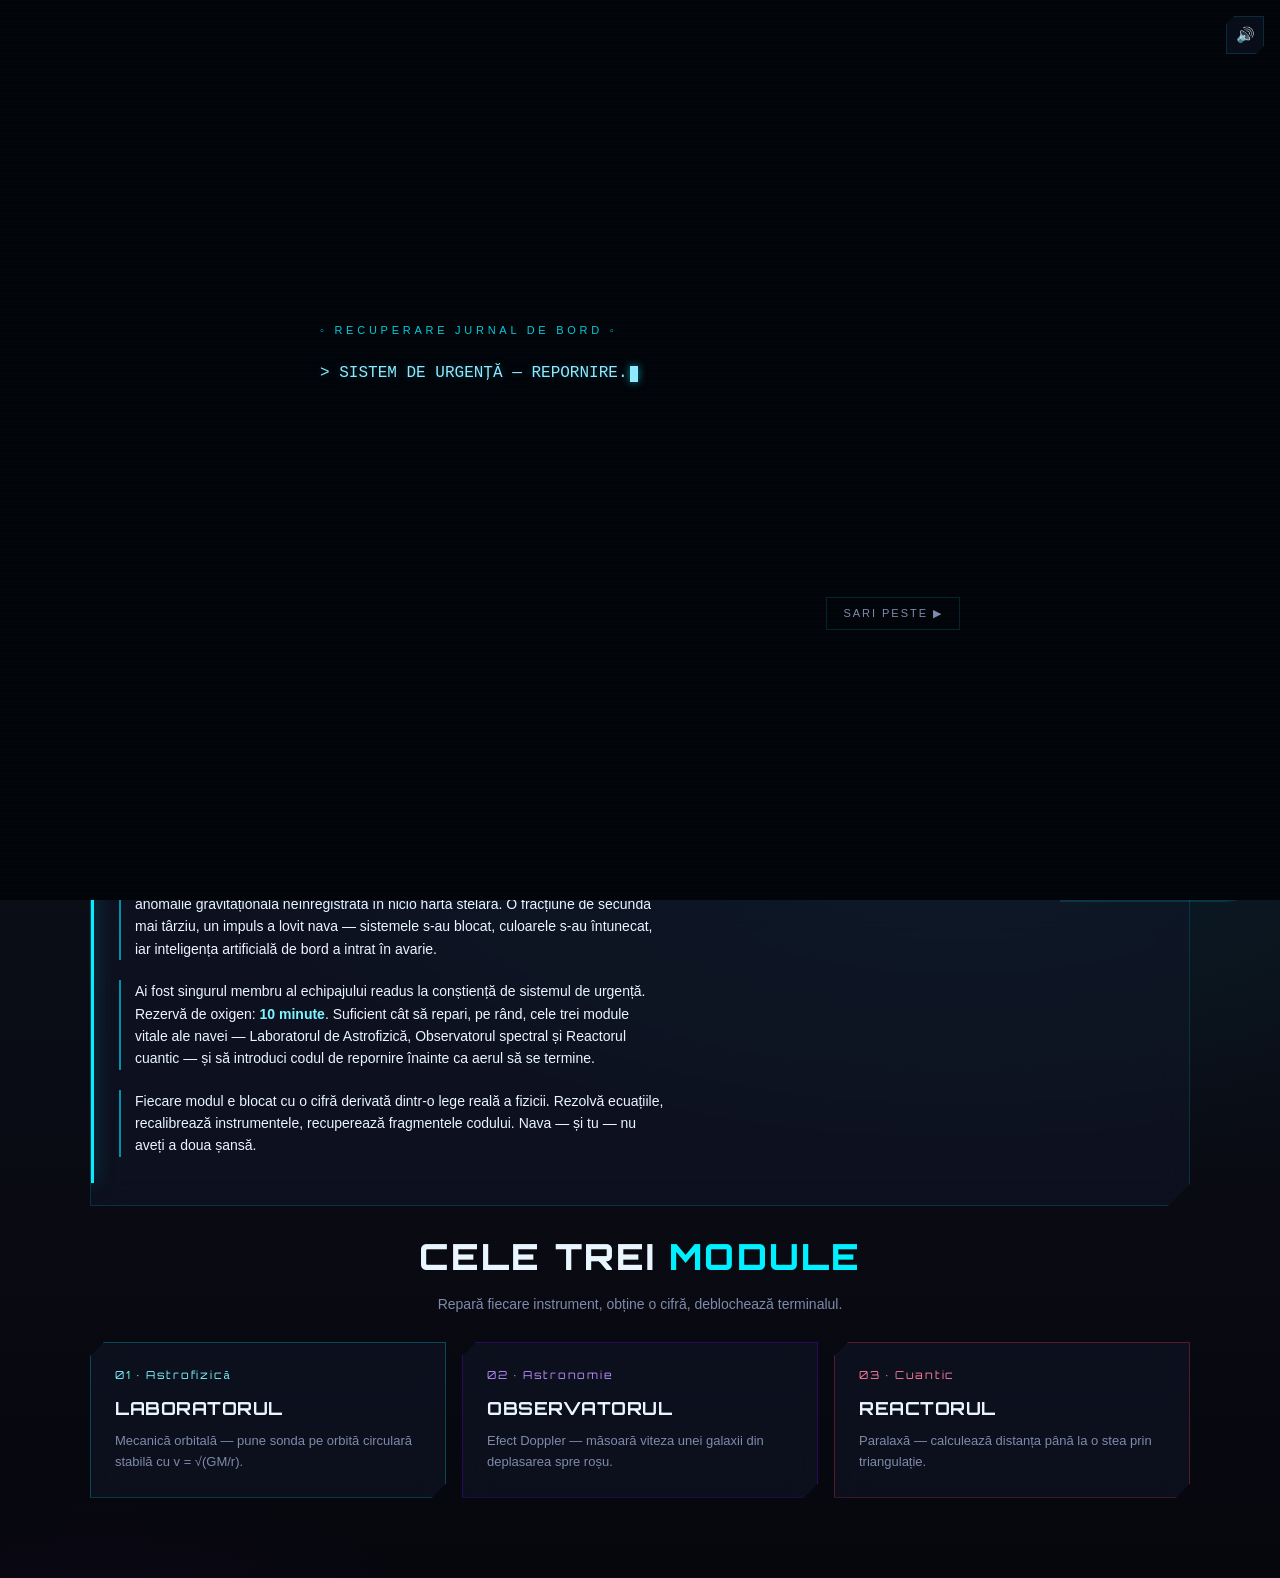
<file: index.html>
<!DOCTYPE html>
<html lang="ro">
<head>
<meta charset="UTF-8">
<meta name="viewport" content="width=device-width, initial-scale=1.0">
<title>OrbiQuest — Escape Room Astronomic</title>
<link rel="stylesheet" href="style.css">
<style>
  /* COCKPIT OVERLAY: cadru de parbriz al navei peste tot ecranul */
  .cockpit{position:fixed;inset:0;z-index:50;pointer-events:none}
  /* montanții parbrizului (bare curbe în colțuri) */
  .cockpit::before,.cockpit::after{content:"";position:absolute;width:220px;height:220px;
    border:2px solid rgba(0,240,255,.14)}
  .cockpit::before{top:-2px;left:-2px;border-right:none;border-bottom:none;
    border-top-left-radius:60px;box-shadow:0 0 40px rgba(0,240,255,.08) inset}
  .cockpit::after{bottom:-2px;right:-2px;border-left:none;border-top:none;
    border-bottom-right-radius:60px;box-shadow:0 0 40px rgba(0,240,255,.08) inset}
  .cockpit .barTop{position:absolute;top:0;left:0;right:0;height:70px;
    background:linear-gradient(180deg,rgba(8,12,22,.92),transparent);border-bottom:1px solid rgba(0,240,255,.08)}
  .cockpit .barBot{position:absolute;bottom:0;left:0;right:0;height:90px;
    background:linear-gradient(0deg,rgba(8,12,22,.95),transparent)}
  .cockpit .hudL,.cockpit .hudR{position:absolute;top:50%;transform:translateY(-50%);width:40px;height:60%;
    background:linear-gradient(90deg,rgba(8,12,22,.7),transparent)}
  .cockpit .hudL{left:0}.cockpit .hudR{right:0;background:linear-gradient(270deg,rgba(8,12,22,.7),transparent)}
  .cockpit .tick{position:absolute;left:50%;transform:translateX(-50%);top:14px;
    font-family:'Rajdhani',sans-serif;font-size:10px;letter-spacing:.4em;color:rgba(0,240,255,.5);text-transform:uppercase}

  .hero{min-height:82vh;display:flex;flex-direction:column;align-items:center;justify-content:center;text-align:center;position:relative;z-index:2}
  .hero canvas{position:absolute;inset:0;width:100%;height:100%;z-index:-1;opacity:.9}
  .logo-big{font-family:'Orbitron',sans-serif;font-weight:900;font-size:clamp(48px,11vw,120px);
    letter-spacing:.06em;line-height:.9;color:var(--ink);text-transform:uppercase;position:relative}
  .logo-big span{color:var(--accent);text-shadow:0 0 30px var(--accent-glow),0 0 60px var(--accent-glow)}
  .logo-big{animation:logoGlow 4s ease-in-out infinite}
  @keyframes logoGlow{50%{text-shadow:0 0 12px rgba(255,255,255,.2)}}
  .tagline{font-family:'Rajdhani',sans-serif;color:var(--ink-dim);font-size:clamp(14px,2vw,18px);
    letter-spacing:.28em;text-transform:uppercase;margin-top:18px}
  .tagline b{color:var(--accent-2)}
  .eyebrow{color:var(--accent);font-size:12px;letter-spacing:.4em;text-transform:uppercase;margin-bottom:24px;font-family:'Rajdhani',sans-serif}

  .start-wrap{margin-top:40px;position:relative}
  .btn-start{pointer-events:all;font-family:'Orbitron',sans-serif;font-weight:800;font-size:18px;letter-spacing:.18em;
    text-transform:uppercase;color:#02060a;background:linear-gradient(180deg,var(--accent-2),var(--accent-deep));
    border:none;padding:22px 54px;cursor:pointer;position:relative;
    clip-path:polygon(16px 0,100% 0,100% calc(100% - 16px),calc(100% - 16px) 100%,0 100%,0 16px);
    box-shadow:0 0 40px var(--accent-glow),inset 0 1px 0 rgba(255,255,255,.4);
    animation:pulseBtn 2.2s ease-in-out infinite}
  @keyframes pulseBtn{0%,100%{box-shadow:0 0 30px var(--accent-glow),inset 0 1px 0 rgba(255,255,255,.4)}
    50%{box-shadow:0 0 70px var(--accent-glow),0 0 110px var(--accent-soft),inset 0 1px 0 rgba(255,255,255,.5)}}
  .btn-start:hover{filter:brightness(1.15);transform:scale(1.03)}
  .btn-start:active{transform:scale(.99)}

  .chips{display:flex;gap:12px;margin-top:34px;flex-wrap:wrap;justify-content:center;position:relative;z-index:2}
  .chip{border:1px solid var(--hull);padding:8px 18px;font-size:11px;color:var(--ink-dim);letter-spacing:.14em;text-transform:uppercase;
    font-family:'Rajdhani',sans-serif;background:var(--panel);backdrop-filter:blur(8px);
    clip-path:polygon(8px 0,100% 0,100% calc(100% - 8px),calc(100% - 8px) 100%,0 100%,0 8px)}
  .chip b{color:var(--accent-2);font-family:'Orbitron',sans-serif}

  /* carduri module */
  .section-head{text-align:center;margin:20px 0 26px}
  .section-head h2{font-family:'Orbitron',sans-serif;font-weight:800;font-size:clamp(24px,4vw,36px);color:var(--ink);text-transform:uppercase;letter-spacing:.06em}
  .section-head h2 span{color:var(--accent)}
  .section-head p{color:var(--ink-dim);font-size:14px;margin-top:8px;font-family:'Rajdhani',sans-serif}
  .cards{display:grid;grid-template-columns:repeat(3,1fr);gap:16px;margin-bottom:20px}
  @media(max-width:820px){.cards{grid-template-columns:1fr}}
  .card{border:1px solid var(--hull);background:var(--panel);backdrop-filter:blur(12px);padding:24px;transition:.25s;position:relative;
    clip-path:polygon(14px 0,100% 0,100% calc(100% - 14px),calc(100% - 14px) 100%,0 100%,0 14px)}
  .card:hover{transform:translateY(-4px);box-shadow:0 18px 40px rgba(0,0,0,.4),0 0 30px var(--accent-soft)}
  .card .tag{font-family:'Orbitron',sans-serif;font-size:11px;letter-spacing:.16em;color:var(--accent-2);margin-bottom:10px}
  .card h3{font-family:'Orbitron',sans-serif;font-weight:700;font-size:18px;color:var(--ink);margin-bottom:8px;text-transform:uppercase;letter-spacing:.03em}
  .card p{color:var(--ink-dim);font-size:13px;font-family:'Rajdhani',sans-serif}
  .card.c1{border-color:rgba(0,240,255,.25)} .card.c1 .tag{color:#7cf7ff}
  .card.c2{border-color:rgba(112,0,255,.3)} .card.c2 .tag{color:#b98cff}
  .card.c3{border-color:rgba(255,51,102,.3)} .card.c3 .tag{color:#ff7d9c}

  /* BOOT INTRO: jurnal de bord typewriter, rulează înaintea landing page-ului */
  #introBoot{position:fixed;inset:0;z-index:10500;background:#02050a;
    display:flex;align-items:center;justify-content:center;padding:32px}
  #introBoot::before{content:"";position:fixed;inset:0;pointer-events:none;
    background:repeating-linear-gradient(0deg,rgba(0,0,0,.14) 0 2px,transparent 2px 4px);opacity:.5}
  #introBoot.hide{animation:ibSlideOut .75s cubic-bezier(.6,0,.3,1) forwards}
  @keyframes ibSlideOut{to{transform:translateX(-100%);visibility:hidden;pointer-events:none}}
  .ib-inner{max-width:640px;width:100%;position:relative}
  .ib-tag{font-family:'Rajdhani',sans-serif;font-size:11px;letter-spacing:.34em;text-transform:uppercase;
    color:var(--accent);margin-bottom:18px;opacity:.85}
  #ibText{font-family:'DM Mono','Consolas','Courier New',monospace;font-size:clamp(13px,2.4vw,16px);
    line-height:1.9;color:#8fe9ff;white-space:pre-wrap;min-height:220px;
    text-shadow:0 0 10px rgba(0,240,255,.25)}
  #ibText .ln-ok{color:#5fd9a0}
  .ib-cursor{display:inline-block;width:8px;height:1em;background:#8fe9ff;vertical-align:text-bottom;
    margin-left:2px;box-shadow:0 0 8px rgba(0,240,255,.6);animation:ibBlink .9s step-end infinite}
  @keyframes ibBlink{50%{opacity:0}}
  .ib-skip{position:absolute;right:0;bottom:-52px;background:transparent;border:1px solid var(--hull);
    color:var(--ink-dim);font-family:'Rajdhani',sans-serif;font-size:11px;letter-spacing:.18em;
    text-transform:uppercase;padding:9px 16px;cursor:pointer;transition:.2s}
  .ib-skip:hover{color:var(--accent-2);border-color:var(--accent-deep);background:var(--accent-soft)}
</style>
</head>
<body>

<!-- BOOT INTRO: povestea, afișată typewriter înaintea landing page-ului -->
<div id="introBoot">
  <div class="ib-inner">
    <div class="ib-tag">◦ Recuperare jurnal de bord ◦</div>
    <pre id="ibText"><span class="ib-cursor"></span></pre>
    <button class="ib-skip" id="ibSkip">Sari peste ▶</button>
  </div>
</div>

<!-- COCKPIT OVERLAY (parbriz navă) -->
<div class="cockpit">
  <div class="barTop"></div>
  <div class="tick">◦ OrbiQuest · sistem de navigație ◦</div>
  <div class="hudL"></div><div class="hudR"></div>
  <div class="barBot"></div>
</div>

<div class="wrap">
  <section class="hero">
    <canvas id="heroArt"></canvas>
    <div class="eyebrow">Jurnal de bord · La 41 UA de Soare</div>
    <div class="logo-big">Orbi<span>Quest</span></div>
    <div class="tagline">Escape room de <b>astrofizică</b> · repornește nava</div>
    <div class="start-wrap">
      <button class="btn-start" id="startBtn">▶ Start Misiune</button>
    </div>
    <div class="chips">
      <span class="chip"><b>3</b> module</span>
      <span class="chip"><b>10:00</b> oxigen</span>
    </div>
  </section>

  <section class="room enter" id="story">
    <h2>Jurnal de bord — <em>ultima transmisie</em></h2>
    <div class="rlead">Log misiune · Naveta ARV Kepler-9 · Ziua 214</div>
    <p class="story">214 zile de la lansare. Naveta de cercetare <b>ARV Kepler-9</b> traversa marginea sistemului
      solar, la 41 de unități astronomice de Soare, când senzorii au înregistrat o anomalie gravitațională
      neînregistrată în nicio hartă stelară. O fracțiune de secundă mai târziu, un impuls a lovit nava —
      sistemele s-au blocat, culoarele s-au întunecat, iar inteligența artificială de bord a intrat în avarie.</p>
    <p class="story">Ai fost singurul membru al echipajului readus la conștiență de sistemul de urgență.
      Rezervă de oxigen: <b>10 minute</b>. Suficient cât să repari, pe rând, cele trei module vitale ale
      navei — Laboratorul de Astrofizică, Observatorul spectral și Reactorul cuantic — și să introduci
      codul de repornire înainte ca aerul să se termine.</p>
    <p class="story">Fiecare modul e blocat cu o cifră derivată dintr-o lege reală a fizicii. Rezolvă
      ecuațiile, recalibrează instrumentele, recuperează fragmentele codului. Nava — și tu — nu aveți
      a doua șansă.</p>
  </section>

  <section id="module">
    <div class="section-head">
      <h2>Cele trei <span>module</span></h2>
      <p>Repară fiecare instrument, obține o cifră, deblochează terminalul.</p>
    </div>
    <div class="cards">
      <div class="card c1"><div class="tag">01 · Astrofizică</div><h3>Laboratorul</h3><p>Mecanică orbitală — pune sonda pe orbită circulară stabilă cu v = √(GM/r).</p></div>
      <div class="card c2"><div class="tag">02 · Astronomie</div><h3>Observatorul</h3><p>Efect Doppler — măsoară viteza unei galaxii din deplasarea spre roșu.</p></div>
      <div class="card c3"><div class="tag">03 · Cuantic</div><h3>Reactorul</h3><p>Paralaxă — calculează distanța până la o stea prin triangulație.</p></div>
    </div>
  </section>
</div>

<script src="shared.js"></script>
<script>
/* BOOT INTRO: jurnal de bord scris typewriter, apoi dezvăluie landing page-ul */
(function(){
  const lines=[
    '> SISTEM DE URGENȚĂ — REPORNIRE...',
    '> Recuperare jurnal de bord... OK',
    '> Ziua 214 · 41 UA de Soare',
    '> Echipaj: 1 supraviețuitor detectat',
    '> Rezervă oxigen: 10:00',
    '> Se încarcă interfața de navigație OrbiQuest_'
  ];
  const box=document.getElementById('introBoot');
  const txt=document.getElementById('ibText');
  const cursor=txt.querySelector('.ib-cursor');
  const skipBtn=document.getElementById('ibSkip');
  const reduce=matchMedia('(prefers-reduced-motion:reduce)').matches;
  document.body.style.overflow='hidden';
  let done=false;
  function finish(){
    if(done) return; done=true;
    box.classList.add('hide');
    document.body.style.overflow='';
    const whoosh=SFX.playFile('journal-whoosh.mp3');
    whoosh.addEventListener('ended', ()=>{ SFX.playFile('landing-ambient.mp3', 0.5, true); });
    setTimeout(()=>box.remove(),800);
  }
  skipBtn.onclick=finish;
  if(reduce){ finish(); return; }
  let li=0, ci=0;
  function typeStep(){
    if(done) return;
    if(li>=lines.length){ setTimeout(finish,2400); return; }
    const line=lines[li];
    if(ci===0 && li>0) txt.insertBefore(document.createTextNode('\n'),cursor);
    if(ci<line.length){
      txt.insertBefore(document.createTextNode(line[ci]),cursor);
      SFX.tick();
      ci++;
      setTimeout(typeStep, 16+Math.random()*26);
    }else{
      li++; ci=0;
      setTimeout(typeStep, 260);
    }
  }
  setTimeout(typeStep, 350);
})();

/* HERO ART: rețea de noduri + cub blockchain-like, în cyan */
const cv=document.getElementById('heroArt'), g=cv.getContext('2d');
function resize(){cv.width=cv.offsetWidth;cv.height=cv.offsetHeight;}
resize(); addEventListener('resize',resize);
let t0=performance.now();
const nodes=[]; for(let i=0;i<7;i++){const a=i/7*6.28;nodes.push({a,ph:Math.random()*6.28});}
const stars=[]; for(let i=0;i<70;i++) stars.push({x:Math.random(),y:Math.random(),z:Math.random(),tw:Math.random()*6.28});
function draw(now){
  const t=(now-t0)/1000, W=cv.width, H=cv.height, cx=W/2, cy=H*0.42;
  g.clearRect(0,0,W,H);
  stars.forEach(s=>{const sx=s.x*W,sy=s.y*H,tw=.4+.6*Math.sin(t*1.5+s.tw);g.globalAlpha=(.2+.6*s.z)*tw;g.fillStyle='#bcd6ff';g.fillRect(sx,sy,s.z*1.8+.4,s.z*1.8+.4);});
  g.globalAlpha=1;
  const R=Math.min(W,H)*0.20;
  const pos=nodes.map(n=>({x:cx+Math.cos(n.a)*R*1.6+Math.cos(t+n.ph)*8, y:cy+Math.sin(n.a)*R+Math.sin(t+n.ph)*8}));
  for(let i=0;i<pos.length;i++){const p=pos[i],q=pos[(i+1)%pos.length];
    g.strokeStyle='rgba(0,240,255,.3)';g.lineWidth=1.3;g.beginPath();g.moveTo(p.x,p.y);g.lineTo(q.x,q.y);g.stroke();
    g.strokeStyle='rgba(0,240,255,.1)';g.beginPath();g.moveTo(p.x,p.y);g.lineTo(cx,cy);g.stroke();}
  pos.forEach((p,i)=>{const pulse=.6+.4*Math.sin(t*3+nodes[i].ph);const ng=g.createRadialGradient(p.x,p.y,1,p.x,p.y,14*pulse);
    ng.addColorStop(0,'#dff9ff');ng.addColorStop(.4,'#00F0FF');ng.addColorStop(1,'transparent');
    g.fillStyle=ng;g.beginPath();g.arc(p.x,p.y,14*pulse,0,7);g.fill();
    g.fillStyle='#eafcff';g.beginPath();g.arc(p.x,p.y,2.5,0,7);g.fill();});
  const cp=.7+.3*Math.sin(t*2);const cg2=g.createRadialGradient(cx,cy,2,cx,cy,36*cp);
  cg2.addColorStop(0,'#fff');cg2.addColorStop(.35,'#00F0FF');cg2.addColorStop(1,'transparent');
  g.fillStyle=cg2;g.beginPath();g.arc(cx,cy,36*cp,0,7);g.fill();
  // cub
  const s=18,a=t*0.4;
  const pts=[[-1,-1,-1],[1,-1,-1],[1,1,-1],[-1,1,-1],[-1,-1,1],[1,-1,1],[1,1,1],[-1,1,1]];
  const pr=pts.map(p=>{const X=p[0]*Math.cos(a)-p[2]*Math.sin(a),Z=p[0]*Math.sin(a)+p[2]*Math.cos(a);return [cx+X*s,cy+p[1]*s*0.8-Z*s*0.3];});
  const ed=[[0,1],[1,2],[2,3],[3,0],[4,5],[5,6],[6,7],[7,4],[0,4],[1,5],[2,6],[3,7]];
  g.strokeStyle='rgba(223,249,255,.85)';g.lineWidth=1.4;
  ed.forEach(e=>{g.beginPath();g.moveTo(pr[e[0]][0],pr[e[0]][1]);g.lineTo(pr[e[1]][0],pr[e[1]][1]);g.stroke();});
  requestAnimationFrame(draw);
}
requestAnimationFrame(draw);

document.getElementById('startBtn').onclick=()=>{
  const seed=(Date.now()^Math.floor(Math.random()*1e9))>>>0;
  playTransition('airlock','Deschidere sas','Modul 01 · Laborator Astrofizică',
    'modul01.html?seed='+seed+'&t='+(10*60));
};
</script>
</body>
</html>
</file>
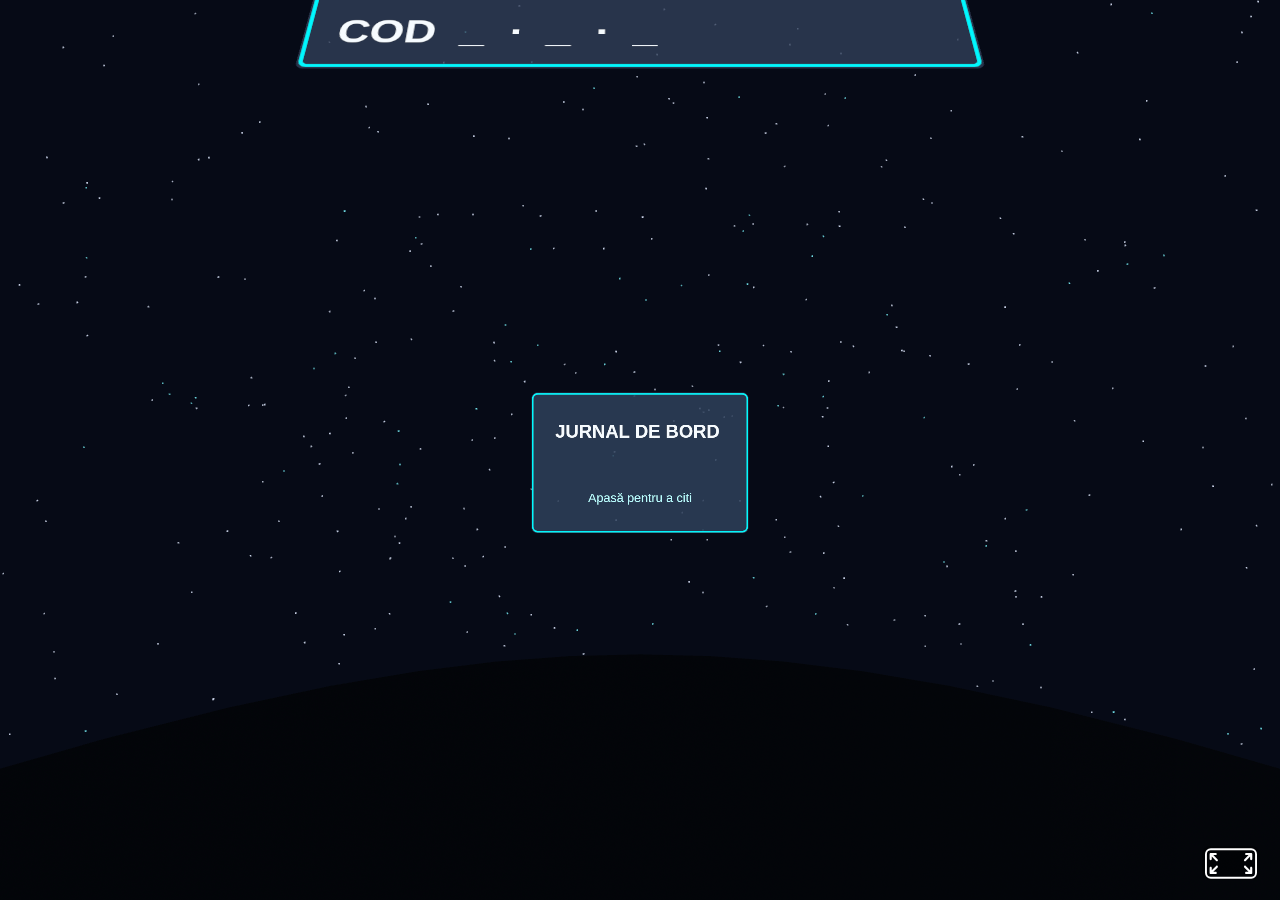
<file: VR/index.html>
<!DOCTYPE html>
<html lang="ro">
<head>
<meta charset="UTF-8">
<meta name="viewport" content="width=device-width, initial-scale=1.0">
<title>OrbiQuest VR</title>
<style>
  html,body{margin:0;height:100%;background:#02050a;overflow:hidden;
    font-family:'Segoe UI',Arial,sans-serif}
  #loadingMsg{position:fixed;inset:0;display:flex;align-items:center;justify-content:center;
    color:#7cf7ff;font-size:15px;letter-spacing:.08em;z-index:9999;background:#02050a}
  a-scene{height:100%}
</style>
</head>
<body>

<div id="loadingMsg">Se încarcă OrbiQuest VR&hellip;</div>

<script src="aframe.min.js"></script>
<script src="vr-audio.js"></script>
<script src="vr-ui.js"></script>
<script src="vr-puzzles.js"></script>

<a-scene background="color:#02050a" vr-mode-ui="enabled: true" loading-screen="enabled: false">

  <a-assets></a-assets>

  <a-entity id="rig" position="0 0 0">
    <a-entity id="camera" camera="near:0.05" position="0 1.6 0" look-controls="pointerLockEnabled:false"></a-entity>
    <a-entity id="handL" laser-controls="hand:left"
              raycaster="objects:.clickable; far:6; interval:20" line="color:#00F0FF; opacity:0.55"></a-entity>
    <a-entity id="handR" laser-controls="hand:right"
              raycaster="objects:.clickable; far:6; interval:20" line="color:#00F0FF; opacity:0.55"></a-entity>
  </a-entity>

  <a-entity cursor="rayOrigin:mouse" raycaster="objects:.clickable; far:8"></a-entity>

  <a-entity id="lights">
    <a-entity light="type:ambient; color:#22364a; intensity:0.8"></a-entity>
    <a-entity light="type:point; color:#7cf7ff; intensity:0.7; distance:12" position="0 3 0"></a-entity>
    <a-entity light="type:directional; color:#ffffff; intensity:0.35" position="2 4 2"></a-entity>
  </a-entity>

  <a-entity id="floor" geometry="primitive:cylinder; radius:4.2; height:0.06; segmentsRadial:48"
            material="color:#0b0e18; metalness:0.6; roughness:0.4" position="0 -0.03 0"></a-entity>
  <a-entity id="floorRing" geometry="primitive:ring; radiusInner:2.4; radiusOuter:2.46; segmentsTheta:64"
            material="color:#00F0FF; shader:flat; opacity:0.5; side:double" rotation="-90 0 0" position="0 0.001 0"></a-entity>

  <a-entity id="sky"></a-entity>

  <a-entity id="hub"></a-entity>
  <a-entity id="hud"></a-entity>
  <a-entity id="consoles"></a-entity>
  <a-entity id="fx"></a-entity>

</a-scene>

<script src="vr-app.js"></script>
</body>
</html>
</file>
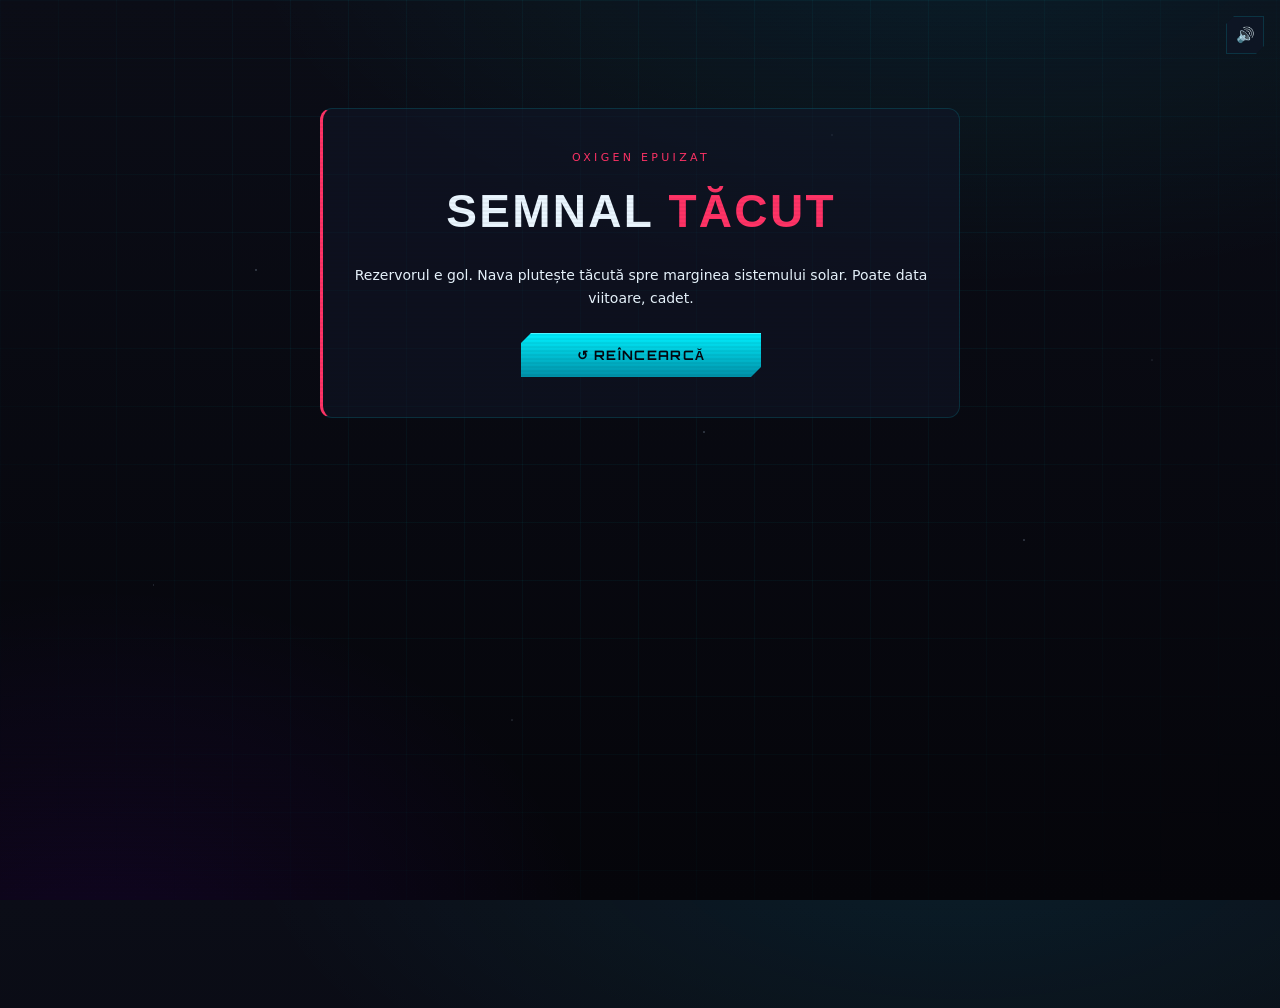
<file: gameover.html>
<!DOCTYPE html>
<html lang="ro">
<head>
<meta charset="UTF-8">
<meta name="viewport" content="width=device-width, initial-scale=1.0">
<title>Semnal tăcut</title>
<link rel="stylesheet" href="style.css">
<style>
  .go{max-width:640px;margin:12vh auto 0;text-align:center;border:1px solid var(--hull);
    border-left:3px solid var(--err);border-radius:12px;background:var(--panel);padding:40px 30px}
  .go .sub{color:var(--err);font-size:11px;letter-spacing:.3em;text-transform:uppercase}
  .go h1{font-family:'Oswald',sans-serif;font-weight:600;font-size:46px;letter-spacing:.05em;margin:8px 0 16px}
  .go h1 em{color:var(--err);font-style:normal}
  .go p{color:var(--ink);font-size:14px;margin-bottom:24px}
</style>
</head>
<body>
<div class="wrap">
  <div class="go enter">
    <div class="sub">Oxigen epuizat</div>
    <h1>SEMNAL <em>TĂCUT</em></h1>
    <p>Rezervorul e gol. Nava plutește tăcută spre marginea sistemului solar.
       Poate data viitoare, cadet.</p>
    <button class="btn" style="max-width:240px;margin:0 auto" onclick="location.href='index.html'">↺ Reîncearcă</button>
  </div>
</div>
<script src="shared.js"></script>
<script>SFX.ensure(); SFX.chime(false);</script>
</body>
</html>
</file>
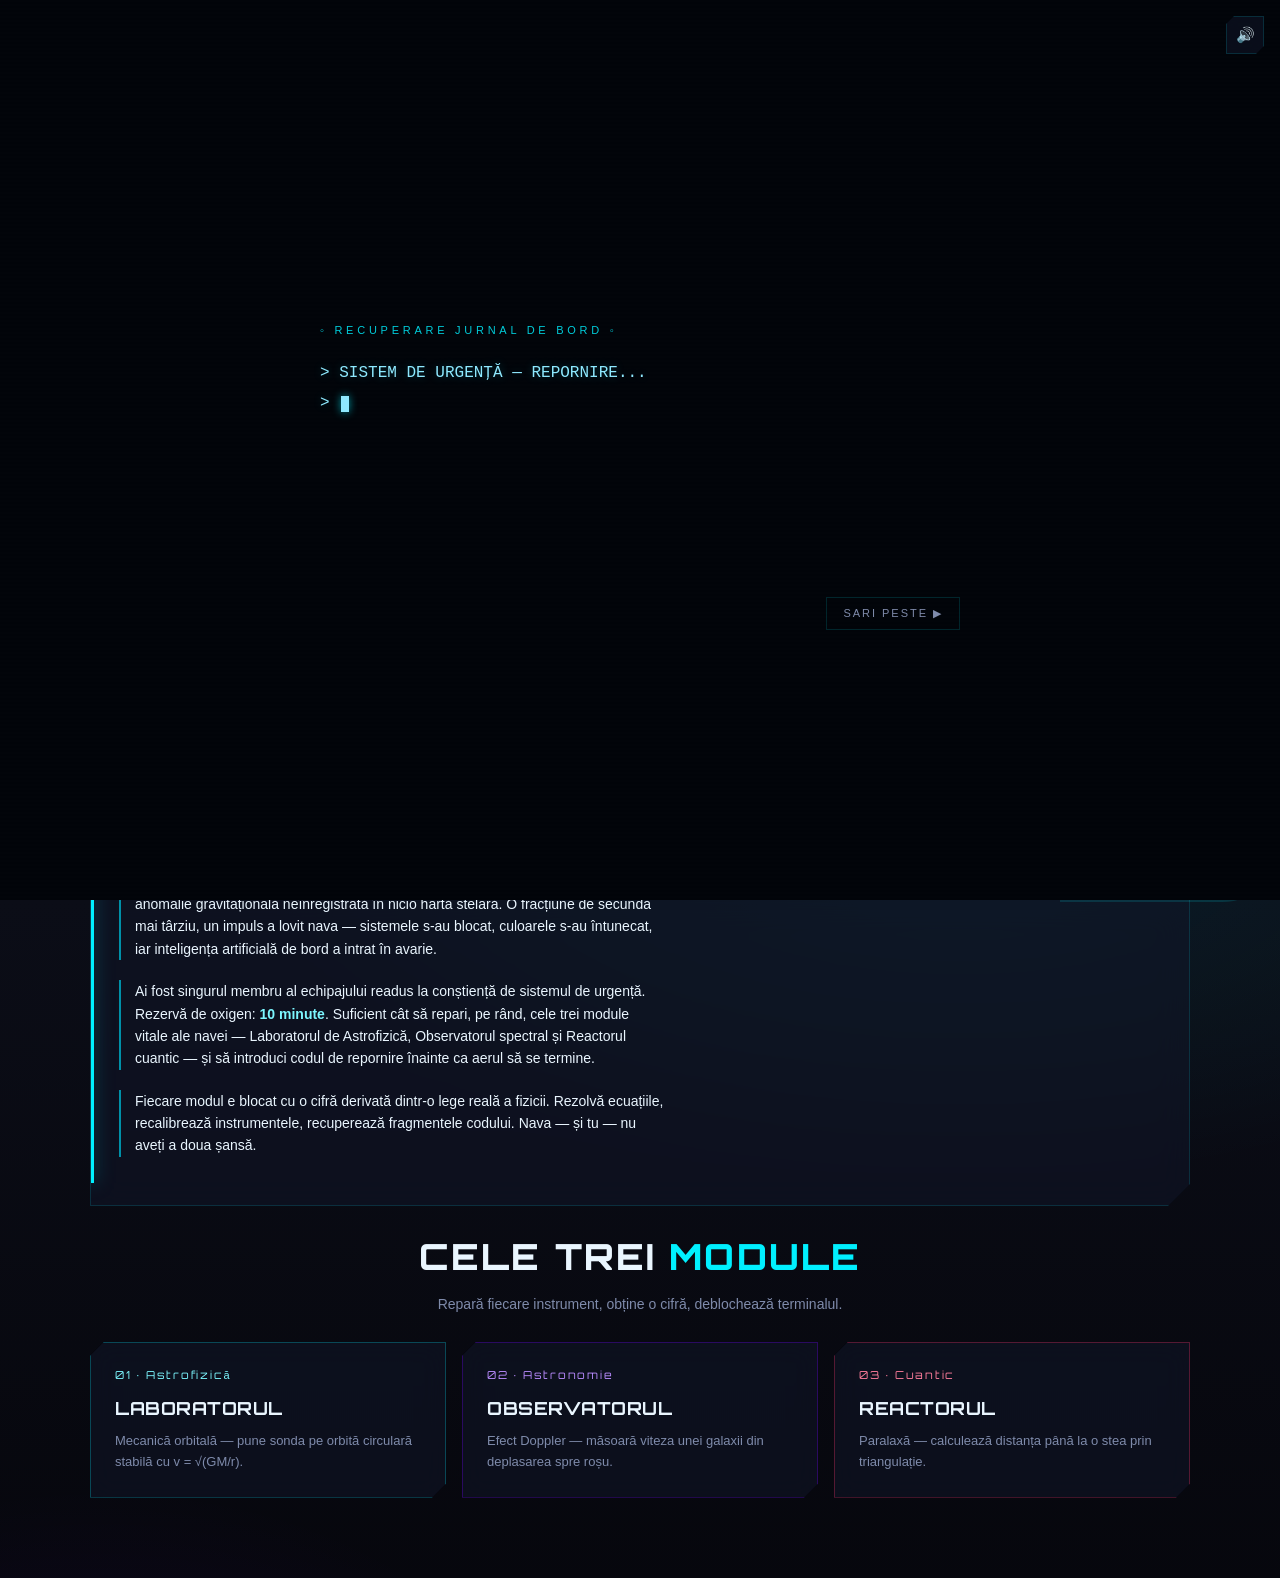
<file: modul01.html>
<!DOCTYPE html>
<html lang="ro">
<head>
<meta charset="UTF-8">
<meta name="viewport" content="width=device-width, initial-scale=1.0">
<title>Modul 01 — Laborator Astrofizică · OrbiQuest</title>
<link rel="stylesheet" href="style.css">
</head>
<body>
<div class="wrap">
  <header>
    <div class="logo"><b>ORBI<i>QUEST</i></b><span>Laborator Astrofizică</span></div>
    <div class="status">
      <div class="stat"><span class="k">Oxigen</span><span class="v" id="o2">10:00</span></div>
      <div class="stat"><span class="k">Cod</span><span class="v" id="codeCount">_ · _ · _</span></div>
    </div>
  </header>

  <div class="rail" id="rail"></div>

  <section class="room enter">
    <h2>Modul 01 — <em>Laboratorul de Astrofizică</em></h2>
    <div class="rlead">Instrument: propulsor de manevră · Fizică: mecanică orbitală</div>
    <p class="story">Sonda de recunoaștere plutește în derivă spre planeta pitică Elara. Datele misiunii
       indică o rază de orbitare țintă — reglează atât raza, cât și viteza de injecție pentru a obține o
       <b>orbită circulară stabilă</b>. Prea mică → se prăbușește; prea mare → scapă; rază greșită →
       nu se extrage codul.</p>

    <div class="grid2">
      <div class="stage"><canvas id="cv1" width="560" height="420"></canvas></div>
      <div class="readout">
        <h3>Consolă propulsor</h3>
        <div class="dial">
          <label>Raza orbitei <b><span id="r1v">—</span> Mm</b></label>
          <input type="range" id="r1" min="125" max="255" value="125" step="5">
          <div class="hint">Rază țintă (date navă): <b id="r1target">—</b> Mm</div>
        </div>
        <div class="dial">
          <label>Viteză injecție <b><span id="v1v">1.50</span> km/s</b></label>
          <input type="range" id="v1" min="1.50" max="6.00" value="1.50" step="0.01">
        </div>
        <div class="metrics">
          <div class="metric"><div class="k">Status orbită</div><div class="v" id="vneed">—</div></div>
          <div class="metric"><div class="k">Excentricitate</div><div class="v" id="ecc">—</div></div>
        </div>
        <button class="btn ghost" id="launch1" style="margin-bottom:8px">↻ Lansează sonda</button>
        <button class="btn" id="check1" disabled>Blochează orbita</button>
        <div class="feedback" id="fb1"></div>
        <div class="codeout" id="code1">
          <div class="lab">Cod recuperat · poziția 1</div>
          <div class="frag" id="frag1">?</div>
        </div>
        <details>
          <summary>Fișă tehnică</summary>
          <div class="body">
            Orbită circulară: forța gravitațională = forța centripetă:<br>
            <code>GMm/r² = mv²/r</code> ⟹ <code>v = √(GM/r)</code><br><br>
            Aici <code>GM = 1.843×10¹⁵ m³/s²</code> (planeta Elara).
            Raza în metri (1 Mm = 10⁶ m), calculează v în m/s, împarte la 1000 pentru km/s.
            Setează întâi raza la valoarea țintă afișată de consolă, apoi reglează viteza
            până orbita devine circulară.
          </div>
        </details>
      </div>
    </div>
  </section>
</div>

<script src="shared.js"></script>
<script>
/* --- parametri din seed --- */
openAirlockIn();
SFX.startAmbient('m1');
const seed=getSeed();
if(seed===null){ location.href='index.html'; }
const P=buildParams(seed);

startOxygen(document.getElementById('o2'), ()=>{ location.href=nextURL('gameover.html'); });
renderRail(document.getElementById('rail'), 0);
const codes=getCodes();
renderCodeDisplay(document.getElementById('codeCount'), codes);

/* --- setare rază țintă din seed; slider pornește departe de soluție --- */
const GMpx_CONST=P.GMpx, PXPERMM=P.PXPERMM, CX=280, CY=210;
const vNeeded=P.vNeeded;
const r1El=$('#r1'), v1El=$('#v1');
// raza e reglabilă liber de jucător; doar raza-țintă (din seed) deblochează codul
r1El.min=125; r1El.max=255; r1El.step=5;
r1El.value = (P.r1<190) ? 255 : 125;   // pornește departe de țintă
$('#r1v').textContent=r1El.value;
$('#r1target').textContent=P.r1;
v1El.value=1.50; $('#v1v').textContent='1.50';

const cv1=$('#cv1'), x1=cv1.getContext('2d');
let sim1=null;

function drawScene1(){
  x1.clearRect(0,0,560,420);
  x1.fillStyle='#070b11';x1.fillRect(0,0,560,420);
  for(let i=0;i<70;i++){const sx=(i*97)%560,sy=(i*53)%420;x1.fillStyle='rgba(200,220,255,'+(0.05+(i%5)*0.03)+')';x1.fillRect(sx,sy,1,1);}
  const rad=22;
  const gr=x1.createRadialGradient(CX-6,CY-6,4,CX,CY,rad);
  gr.addColorStop(0,'#ffd9a0');gr.addColorStop(.5,'#d98a3a');gr.addColorStop(1,'#5a3410');
  x1.fillStyle=gr;x1.beginPath();x1.arc(CX,CY,rad,0,7);x1.fill();
  const rTarget=P.r1*PXPERMM;
  x1.setLineDash([4,6]);x1.strokeStyle='rgba(91,192,255,.25)';x1.lineWidth=1;
  x1.beginPath();x1.arc(CX,CY,rTarget,0,7);x1.stroke();x1.setLineDash([]);
  if(sim1){
    x1.strokeStyle='rgba(79,214,232,.5)';x1.lineWidth=1.5;x1.beginPath();
    sim1.trail.forEach((p,i)=>{i?x1.lineTo(p.x,p.y):x1.moveTo(p.x,p.y);});x1.stroke();
    x1.fillStyle=sim1.captured?'#2fffa8':(sim1.alive?'#00F0FF':'#FF3366');
    x1.shadowBlur=12;x1.shadowColor=x1.fillStyle;
    x1.beginPath();x1.arc(sim1.x,sim1.y,4,0,7);x1.fill();x1.shadowBlur=0;
  }
}

const KMS_PER_PXV = 3.20/Math.sqrt(GMpx_CONST/(180*PXPERMM));
let raf1=null, physId=null;
function launch1(){
  cancelAnimationFrame(raf1); if(physId)clearInterval(physId);
  const rChosen=+r1El.value;
  const r_px=rChosen*PXPERMM;
  const v_px=(+v1El.value)/KMS_PER_PXV;   // km/s -> px/timp, aceeași scalare ca vNeeded
  sim1={x:CX+r_px,y:CY,vx:0,vy:-v_px,trail:[],alive:true,captured:false,onTarget:false,frames:0};
  let minR=1e9,maxR=0; const DT=0.7;
  let done=false;
  // FIZICA: avansează pe timp real (setInterval), independent de fps-ul randării.
  // Astfel glassmorphism/backdrop-blur nu încetinește verdictul.
  function physicsTick(){
    if(done) return;
    // câți micro-pași facem per tick de 30ms (echiv. ~16 pași/frame la 60fps)
    for(let k=0;k<16;k++){
      const dx=sim1.x-CX,dy=sim1.y-CY,d=Math.hypot(dx,dy);
      if(d<24){sim1.alive=false;break;}
      const a=GMpx_CONST/(d*d);
      sim1.vx-=a*dx/d*DT; sim1.vy-=a*dy/d*DT;
      sim1.x+=sim1.vx*DT; sim1.y+=sim1.vy*DT;
      minR=Math.min(minR,d);maxR=Math.max(maxR,d);
    }
    sim1.trail.push({x:sim1.x,y:sim1.y});
    if(sim1.trail.length>500)sim1.trail.shift();
    sim1.frames++;
    const dNow=Math.hypot(sim1.x-CX,sim1.y-CY);
    if(dNow>320)sim1.alive=false;
    const ecc=(maxR-minR)/(maxR+minR||1);
    $('#ecc').textContent=isFinite(ecc)?ecc.toFixed(3):'—';
    if(!sim1.alive){
      done=true;clearInterval(physId);
      $('#fb1').className='feedback err'; $('#vneed').style.color='var(--err)';
      if(dNow>320){$('#vneed').textContent='PREA MARE';$('#fb1').textContent='Sonda a scăpat în spațiu — viteză prea mare.';}
      else{$('#vneed').textContent='PREA MICĂ';$('#fb1').textContent='Sonda s-a prăbușit — viteză prea mică.';}
      $('#check1').disabled=true; return;
    }
    if(sim1.frames>75){
      done=true;clearInterval(physId);
      const stable=ecc<0.055;
      const onTarget=rChosen===P.r1;
      sim1.captured=stable&&onTarget;
      sim1.onTarget=onTarget;
      if(stable&&onTarget){
        $('#fb1').className='feedback ok';
        $('#vneed').textContent='STABILĂ';$('#vneed').style.color='var(--ok)';
        $('#fb1').textContent='Orbită circulară stabilă, pe raza-țintă. Blochează pentru a extrage codul.';
        $('#check1').disabled=false;
      }else if(stable&&!onTarget){
        $('#fb1').className='feedback err';$('#vneed').style.color='var(--err)';
        $('#vneed').textContent='RAZĂ GREȘITĂ';
        $('#fb1').textContent='Orbită circulară, dar la altă rază decât cea din datele misiunii ('+P.r1+' Mm). Ajustează raza.';
        $('#check1').disabled=true;
      }else{
        $('#fb1').className='feedback err';$('#vneed').style.color='var(--err)';
        $('#vneed').textContent=(maxR>r_px+4)?'PREA MARE':'PREA MICĂ';
        $('#fb1').textContent='Orbită eliptică (ecc='+ecc.toFixed(3)+'). Recalculează v = √(GM/r) pentru raza aleasă.';
        $('#check1').disabled=true;
      }
      return;
    }
  }
  // RANDARE separată (rulează cât poate, nu afectează fizica)
  function render(){ if(done){drawScene1();return;} drawScene1(); raf1=requestAnimationFrame(render); }
  physId=setInterval(physicsTick,30);   // ~33 tick-uri/s garantat
  render();
}

r1El.oninput=e=>{$('#r1v').textContent=e.target.value;$('#vneed').textContent='—';$('#vneed').style.color='';$('#check1').disabled=true;};
v1El.oninput=e=>{$('#v1v').textContent=(+e.target.value).toFixed(2);$('#vneed').textContent='—';$('#vneed').style.color='';$('#check1').disabled=true;};
$('#launch1').onclick=launch1;
$('#check1').onclick=()=>{
  if(sim1&&sim1.captured){
    $('#frag1').textContent=P.dig1; $('#code1').classList.add('show');
    renderCodeDisplay(document.getElementById('codeCount'), {c1:P.dig1});
    SFX.chime(true);
    $('#fb1').className='feedback ok'; $('#fb1').textContent='Cod extras. Trecere spre Modul 02...';
    setTimeout(()=>{
      playTransition('corridor','Traversare coridor','Modul 02 · Laborator spectral',
        nextURL('modul02.html',{c1:P.dig1}));
    },1200);
  }
};
drawScene1();
</script>
</body>
</html>
</file>
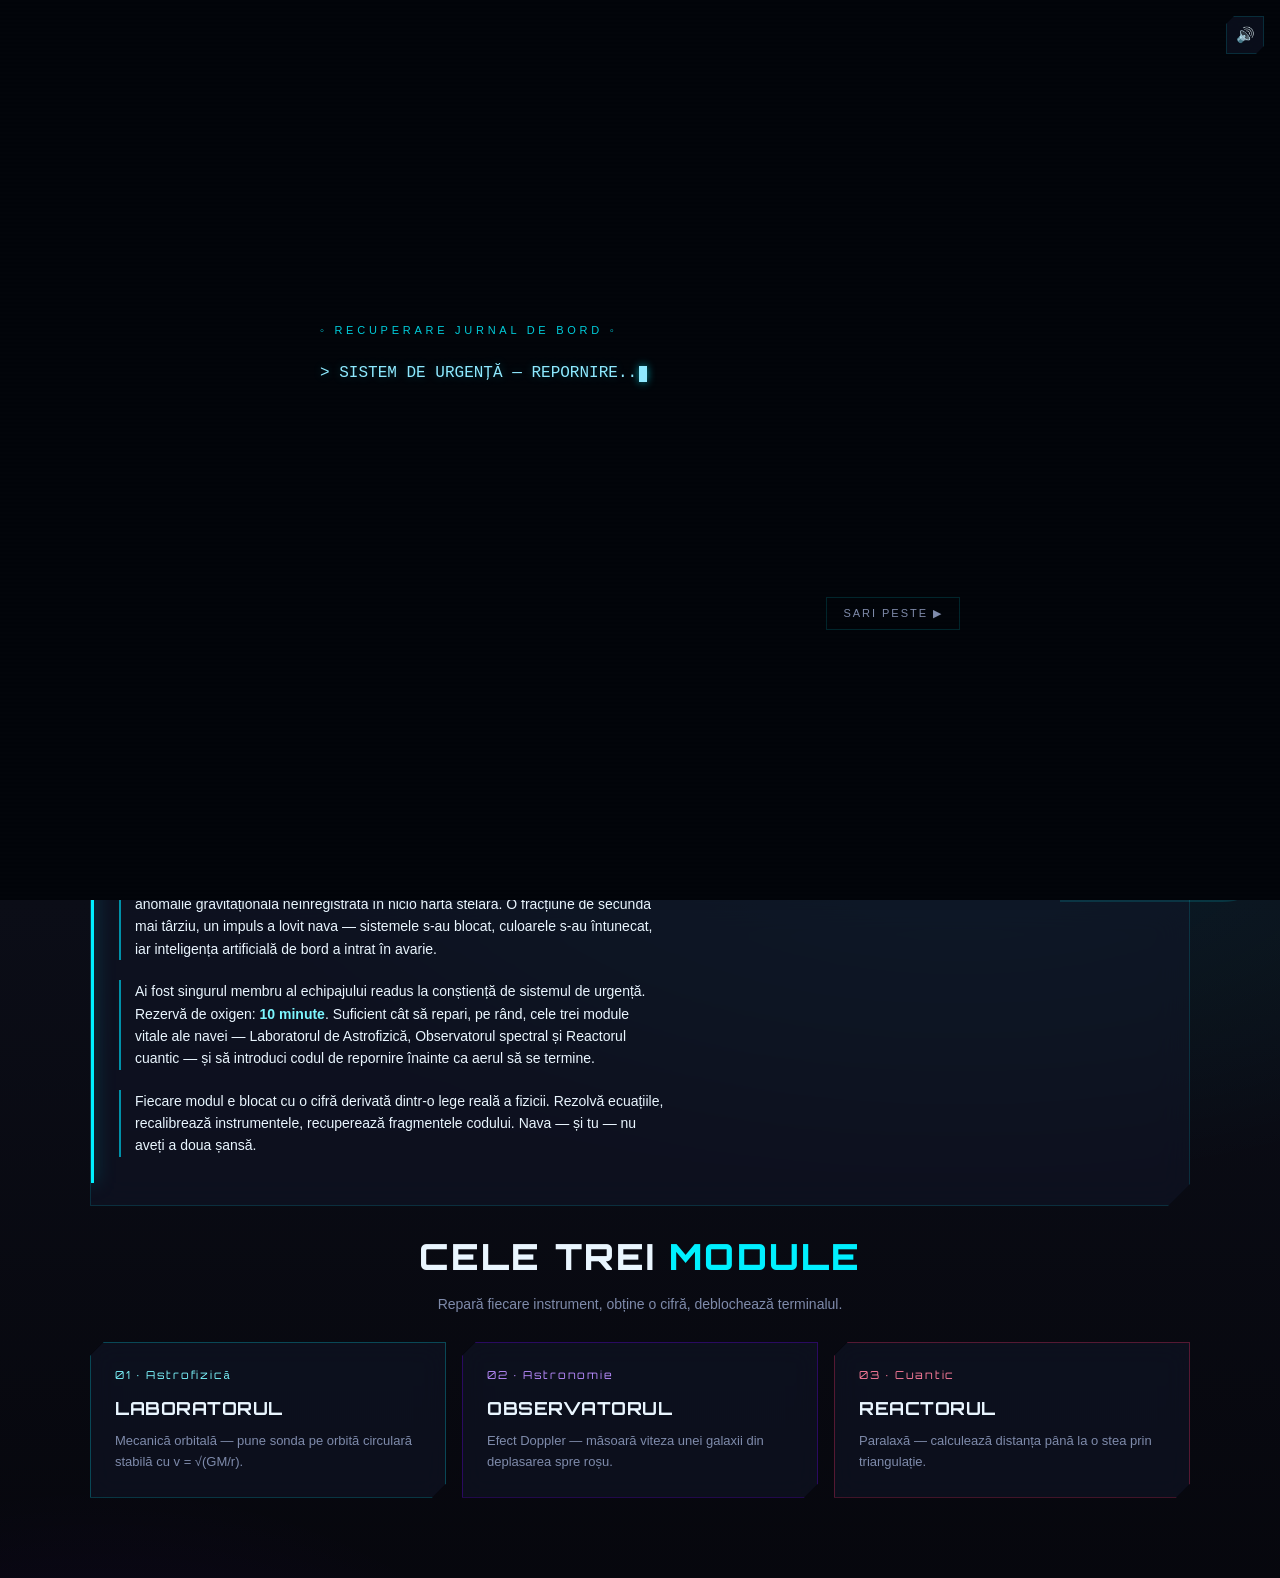
<file: modul02.html>
<!DOCTYPE html>
<html lang="ro">
<head>
<meta charset="UTF-8">
<meta name="viewport" content="width=device-width, initial-scale=1.0">
<title>Modul 02 — Observator · OrbiQuest</title>
<link rel="stylesheet" href="style.css">
<style>:root{--accent:#7000FF;--accent-2:#b98cff;--accent-deep:#4a00a8;--accent-glow:rgba(112,0,255,.55);--accent-soft:rgba(112,0,255,.10);--hull:rgba(112,0,255,.18);--grid:rgba(112,0,255,.05)}</style>
</head>
<body>
<div class="wrap">
  <header>
    <div class="logo"><b>ORBI<i>QUEST</i></b><span>Observator Astronomic</span></div>
    <div class="status">
      <div class="stat"><span class="k">Oxigen</span><span class="v" id="o2">10:00</span></div>
      <div class="stat"><span class="k">Cod</span><span class="v" id="codeCount">_ · _ · _</span></div>
    </div>
  </header>

  <div class="rail" id="rail"></div>

  <section class="room enter">
    <h2>Modul 02 — <em>Observatorul Astronomic</em></h2>
    <div class="rlead">Instrument: spectrometru · Fizică: efect Doppler (redshift)</div>
    <p class="story">Spectrometrul a prins lumina unei galaxii îndepărtate. Linia hidrogenului, care
       în laborator stă la <b>656,3 nm</b>, apare deplasată spre roșu. Aliniază cursorul pe linia
       observată, citește lungimea de undă și calculează <b>cât de repede se îndepărtează galaxia</b>.
       Un singur calcul.</p>

    <div class="grid2">
      <div class="stage"><canvas id="cv2" width="560" height="420"></canvas></div>
      <div class="readout">
        <h3>Consolă spectrometru</h3>
        <div class="dial">
          <label>Cursor lungime de undă <b><span id="w2v">656.3</span> nm</b></label>
          <input type="range" id="w2" min="656.3" max="720" value="656.3" step="0.1">
        </div>
        <div class="metrics">
          <div class="metric"><div class="k">λ laborator</div><div class="v">656.3 nm</div></div>
          <div class="metric"><div class="k">λ observat</div><div class="v" id="lobs">— nm</div></div>
        </div>
        <p style="font-size:11px;color:var(--ink-dim);margin-bottom:6px;letter-spacing:.06em">
          Aliniază cursorul pe linia roșie, apoi introdu viteza galaxiei (km/s, întreg):</p>
        <input id="dist2" class="txtin" inputmode="numeric" placeholder="ex: 5000">
        <button class="btn" id="check2">Confirmă viteza</button>
        <div class="feedback" id="fb2"></div>
        <div class="codeout" id="code2">
          <div class="lab">Cod recuperat · poziția 2</div>
          <div class="frag" id="frag2">?</div>
        </div>
        <details>
          <summary>Fișă tehnică</summary>
          <div class="body">
            Redshift: <code>z = (λ_obs − λ_lab) / λ_lab</code><br>
            Viteza galaxiei: <code>v = z · c</code>, cu <code>c = 300 000 km/s</code>.<br>
            Atât. Ex: λ_obs = 670 nm ⟹ z = 13,7/656,3 = 0,0209 ⟹ v ≈ 6 260 km/s.
          </div>
        </details>
      </div>
    </div>
  </section>
</div>

<script src="shared.js"></script>
<script>
openAirlockIn();
SFX.playFile('modul02-ambient.mp3', 0.5, true);
const seed=getSeed();
if(seed===null){ location.href='index.html'; }
const P=buildParams(seed);
const codes=getCodes();

startOxygen(document.getElementById('o2'), ()=>{ location.href=nextURL('gameover.html'); });
renderRail(document.getElementById('rail'), 1);
renderCodeDisplay(document.getElementById('codeCount'), codes);

const cv2=$('#cv2'), x2=cv2.getContext('2d');
const w2=$('#w2');
w2.min=656.3; w2.max=Math.max(720,Math.ceil(P.lamObs+20)); w2.value=656.3;

function wlColor(wl){
  let r,g,b;
  if(wl<440){r=(440-wl)/40;g=0;b=1;}
  else if(wl<490){r=0;g=(wl-440)/50;b=1;}
  else if(wl<510){r=0;g=1;b=(510-wl)/20;}
  else if(wl<580){r=(wl-510)/70;g=1;b=0;}
  else if(wl<645){r=1;g=(645-wl)/65;b=0;}
  else{r=1;g=0;b=0;}
  return `rgb(${Math.round(r*255)},${Math.round(g*255)},${Math.round(b*255)})`;
}
function drawSpectrum(){
  x2.clearRect(0,0,560,420);
  x2.fillStyle='#070b11';x2.fillRect(0,0,560,420);
  const x0=40,x1p=520,y0=150,h=90;
  const wl2x=wl=>x0+(wl-400)/(720-400)*(x1p-x0);
  for(let px=x0;px<=x1p;px++){const wl=400+(px-x0)/(x1p-x0)*320;x2.fillStyle=wlColor(wl);x2.fillRect(px,y0,1,h);}
  x2.strokeStyle='#1a2530';x2.strokeRect(x0,y0,x1p-x0,h);
  x2.setLineDash([5,5]);x2.strokeStyle='rgba(200,220,255,.5)';x2.lineWidth=1;
  x2.beginPath();x2.moveTo(wl2x(656.3),y0-14);x2.lineTo(wl2x(656.3),y0+h+14);x2.stroke();x2.setLineDash([]);
  x2.fillStyle='#c9d6e2';x2.font='11px DM Mono, monospace';
  x2.fillText('H-α laborator 656.3',wl2x(656.3)-52,y0-20);
  x2.fillStyle='#070b11';x2.fillRect(wl2x(P.lamObs)-2,y0,4,h);
  x2.fillStyle='#ff6b6b';x2.fillText('linie observată',wl2x(P.lamObs)-30,y0+h+30);
  const cx=wl2x(+w2.value);
  x2.strokeStyle='#b98cff';x2.lineWidth=2;x2.beginPath();x2.moveTo(cx,y0-8);x2.lineTo(cx,y0+h+8);x2.stroke();
  x2.fillStyle='#b98cff';x2.beginPath();x2.moveTo(cx,y0-8);x2.lineTo(cx-5,y0-16);x2.lineTo(cx+5,y0-16);x2.fill();
  x2.fillStyle='#6b7d8f';x2.font='10px DM Mono';
  [450,550,650,700].forEach(t=>{x2.fillText(t+'nm',wl2x(t)-14,y0+h+52);});
  x2.fillStyle='#4a6a8a';x2.font='11px DM Mono';x2.fillText('SPECTRU · GALAXIA UDF-'+(1000+seed%9000),x0,40);
}
w2.oninput=e=>{$('#w2v').textContent=(+e.target.value).toFixed(1);$('#lobs').textContent=(+e.target.value).toFixed(1)+' nm';drawSpectrum();};
$('#check2').onclick=()=>{
  const cursorOK=Math.abs(+w2.value-P.lamObs)<=0.6;
  const v=parseInt($('#dist2').value,10);
  if(!cursorOK){$('#fb2').className='feedback err';$('#fb2').textContent='Cursorul nu e pe linia observată. Aliniază-l întâi.';return;}
  if(isNaN(v)){$('#fb2').className='feedback err';$('#fb2').textContent='Introdu viteza calculată.';return;}
  const tol=Math.max(P.v2correct*0.03,120);
  if(Math.abs(v-P.v2correct)<=tol){
    $('#frag2').textContent=P.dig2; $('#code2').classList.add('show');
    renderCodeDisplay(document.getElementById('codeCount'), {c1:codes.c1, c2:P.dig2});
    SFX.chime(true);
    $('#fb2').className='feedback ok';
    $('#fb2').textContent='Viteză confirmată: ~'+Math.round(P.v2correct).toLocaleString('ro-RO')+' km/s. Trecere spre Modul 03...';
    setTimeout(()=>{
      playTransition('dome','Ridicare cupolă','Modul 03 · Observator astrometric',
        nextURL('modul03.html',{c2:P.dig2}));
    },1200);
  }else{
    $('#fb2').className='feedback err';
    $('#fb2').textContent='Viteză greșită. z = (λ_obs−656,3)/656,3, apoi v = z·c. (toleranță ±3%)';
  }
};
drawSpectrum();$('#lobs').textContent='— nm';
</script>
</body>
</html>
</file>
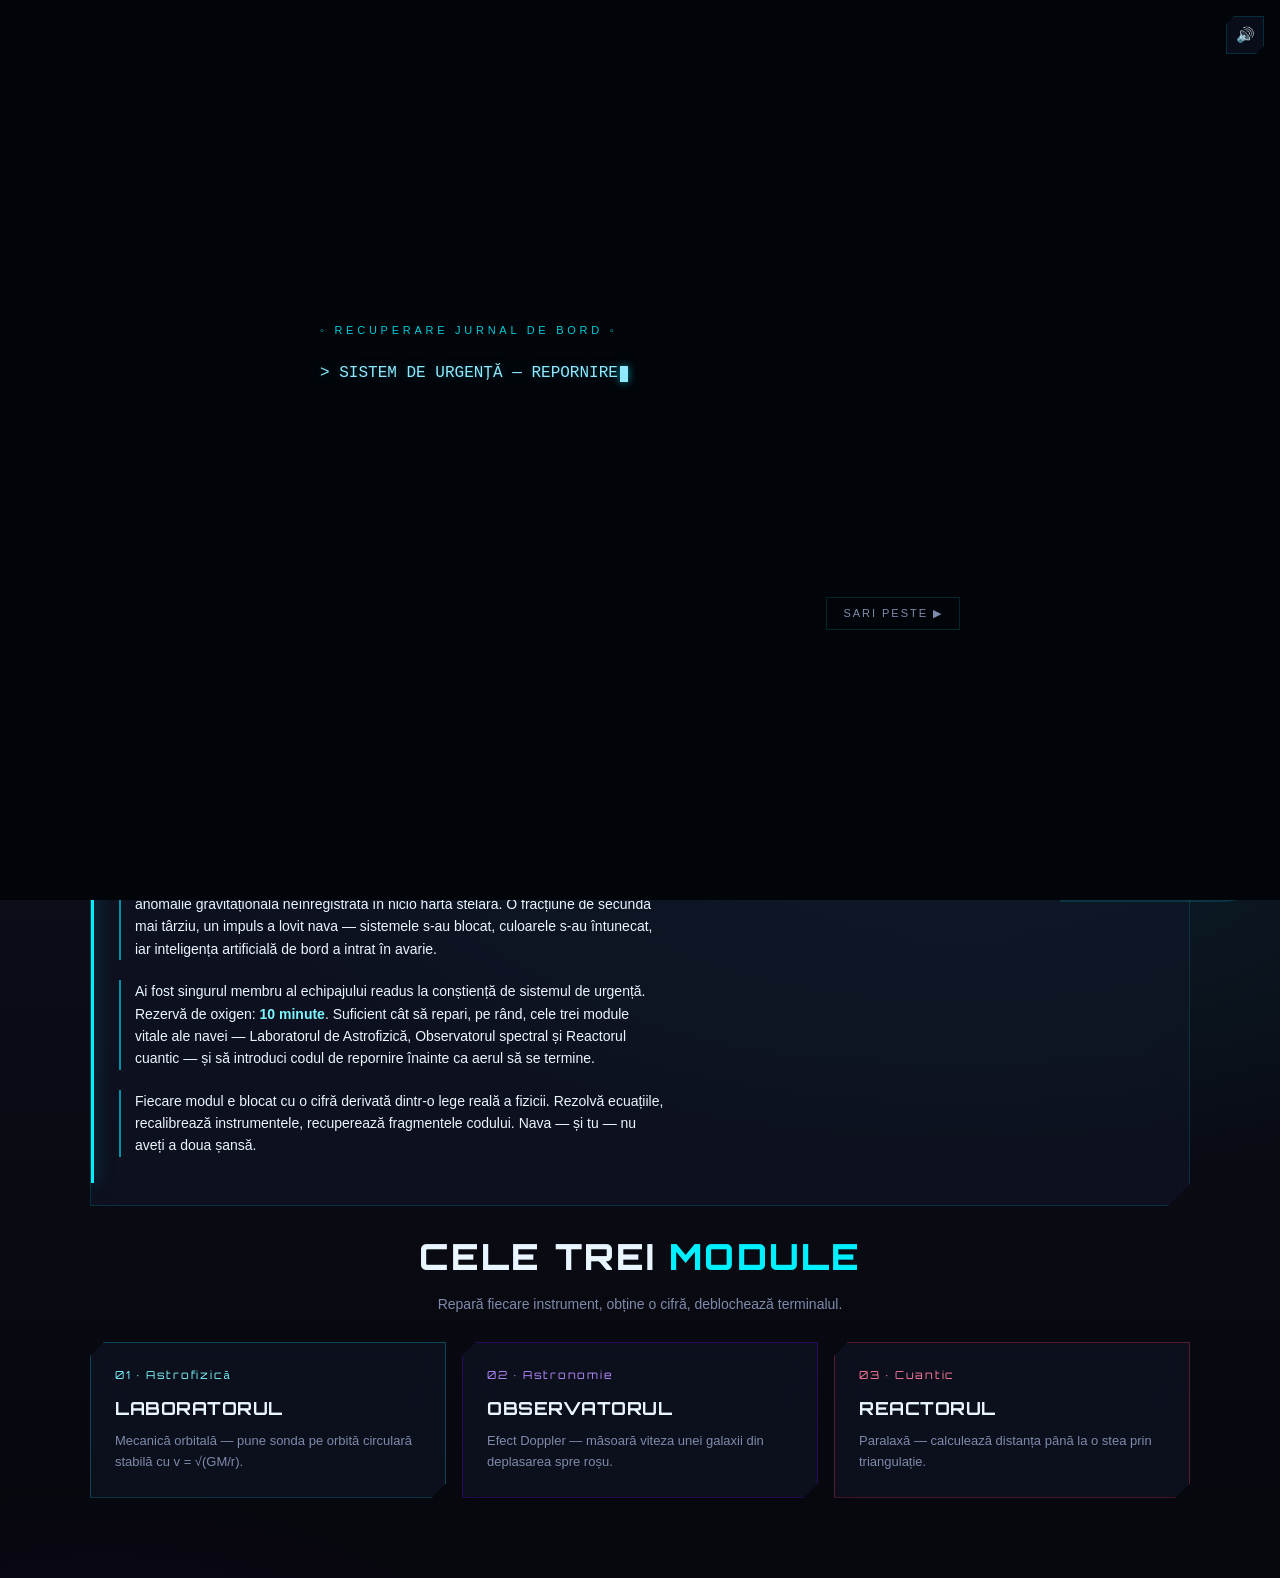
<file: modul03.html>
<!DOCTYPE html>
<html lang="ro">
<head>
<meta charset="UTF-8">
<meta name="viewport" content="width=device-width, initial-scale=1.0">
<title>Modul 03 — Reactor Cuantic · OrbiQuest</title>
<link rel="stylesheet" href="style.css">
<style>:root{--accent:#FF3366;--accent-2:#ff7d9c;--accent-deep:#a8102f;--accent-glow:rgba(255,51,102,.55);--accent-soft:rgba(255,51,102,.10);--hull:rgba(255,51,102,.18);--grid:rgba(255,51,102,.05)}</style>
</head>
<body>
<div class="wrap">
  <header>
    <div class="logo"><b>ORBI<i>QUEST</i></b><span>Reactor Cuantic</span></div>
    <div class="status">
      <div class="stat"><span class="k">Oxigen</span><span class="v" id="o2">10:00</span></div>
      <div class="stat"><span class="k">Cod</span><span class="v" id="codeCount">_ · _ · _</span></div>
    </div>
  </header>

  <div class="rail" id="rail"></div>

  <section class="room enter">
    <h2>Modul 03 — <em>Reactorul Cuantic</em></h2>
    <div class="rlead">Instrument: astrometru · Fizică: paralaxă trigonometrică</div>
    <p class="story">Ultimul modul cere o reper de navigație: distanța până la steaua Vega-B. O măsori
       prin paralaxă — observi steaua din două poziții opuse ale orbitei Pământului (la 6 luni) și
       vezi cât pare că se deplasează pe cerul de fundal. Comută între poziții, citește deplasarea,
       calculează distanța.</p>

    <div class="grid2">
      <div class="stage"><canvas id="cv3" width="560" height="420"></canvas></div>
      <div class="readout">
        <h3>Consolă astrometru</h3>
        <button class="btn ghost" id="toggle3" style="margin-bottom:12px">⇄ Comută: IANUARIE</button>
        <div class="metrics">
          <div class="metric"><div class="k">Poziție observ.</div><div class="v" id="epoch">Ianuarie</div></div>
          <div class="metric"><div class="k">Deplasare totală</div><div class="v" id="shift">— ″</div></div>
        </div>
        <p style="font-size:11px;color:var(--ink-dim);margin-bottom:6px;letter-spacing:.06em">
          Deplasarea totală (2p) e afișată. Calculează distanța și introdu-o în <b>parseci</b> (o zecimală):</p>
        <input id="dist3" class="txtin" inputmode="decimal" placeholder="ex: 12.5">
        <button class="btn" id="check3">Confirmă distanța</button>
        <div class="feedback" id="fb3"></div>
        <div class="codeout" id="code3">
          <div class="lab">Cod recuperat · poziția 3</div>
          <div class="frag" id="frag3">?</div>
        </div>
        <details>
          <summary>Fișă tehnică</summary>
          <div class="body">
            Unghiul de paralaxă <code>p</code> e JUMĂTATE din deplasarea totală: <code>p = deplasare / 2</code> (″).<br>
            Distanța: <code>d [parseci] = 1 / p[″]</code>.<br>
            Ex: deplasare 0,050″ ⟹ p = 0,025″ ⟹ d = 40 pc.
          </div>
        </details>
      </div>
    </div>
  </section>
</div>

<script src="shared.js"></script>
<script>
openAirlockIn();
SFX.playFile('modul03-ambient.mp3', 0.5, true);
const seed=getSeed();
if(seed===null){ location.href='index.html'; }
const P=buildParams(seed);
const codes=getCodes();

startOxygen(document.getElementById('o2'), ()=>{ location.href=nextURL('gameover.html'); });
renderRail(document.getElementById('rail'), 2);
renderCodeDisplay(document.getElementById('codeCount'), codes);

const cv3=$('#cv3'), x3=cv3.getContext('2d');
let epochJan=true;
$('#shift').textContent=P.shift3.toFixed(3)+' ″';

function drawParallax(){
  x3.clearRect(0,0,560,420);
  x3.fillStyle='#070b11';x3.fillRect(0,0,560,420);
  const bg=[[120,90],[210,140],[330,70],[430,130],[470,220],[150,260],[380,300],[90,180],[500,90],[260,340]];
  x3.fillStyle='#c9d6e2';
  bg.forEach(s=>{x3.globalAlpha=.6;x3.beginPath();x3.arc(s[0],s[1],1.5,0,7);x3.fill();});
  x3.globalAlpha=1;
  const sg=x3.createRadialGradient(280,395,2,280,395,18);
  sg.addColorStop(0,'#fff4d6');sg.addColorStop(1,'#d98a3a');
  x3.fillStyle=sg;x3.beginPath();x3.arc(280,400,16,0,7);x3.fill();
  const ex=epochJan?200:360;
  x3.fillStyle='#3a7bd5';x3.beginPath();x3.arc(ex,370,7,0,7);x3.fill();
  x3.fillStyle='#6b7d8f';x3.font='11px DM Mono';x3.fillText(epochJan?'Ian':'Iul',ex-8,392);
  x3.strokeStyle='rgba(107,125,143,.3)';x3.setLineDash([3,4]);
  x3.beginPath();x3.ellipse(280,370,90,16,0,0,7);x3.stroke();x3.setLineDash([]);
  const starX=epochJan?296:264, starY=150;
  x3.strokeStyle='rgba(255,125,156,.4)';x3.lineWidth=1;x3.setLineDash([2,4]);
  x3.beginPath();x3.moveTo(ex,370);x3.lineTo(starX,starY);x3.stroke();x3.setLineDash([]);
  x3.fillStyle='#ff7d9c';x3.shadowBlur=14;x3.shadowColor='#ff7d9c';
  x3.beginPath();x3.arc(starX,starY,5,0,7);x3.fill();x3.shadowBlur=0;
  x3.fillStyle='#4a6a8a';x3.font='11px DM Mono';x3.fillText('Vega-B',starX+10,starY);
  x3.globalAlpha=.35;x3.fillStyle='#ff7d9c';
  x3.beginPath();x3.arc(epochJan?264:296,starY,4,0,7);x3.fill();x3.globalAlpha=1;
  x3.fillStyle='#4a6a8a';x3.fillText('CÂMP STELAR · fundal fix',20,30);
}
$('#toggle3').onclick=()=>{
  epochJan=!epochJan;
  $('#toggle3').textContent='⇄ Comută: '+(epochJan?'IANUARIE':'IULIE');
  $('#epoch').textContent=epochJan?'Ianuarie':'Iulie';
  drawParallax();
};
$('#check3').onclick=()=>{
  const d=parseFloat($('#dist3').value);
  if(isNaN(d)){$('#fb3').className='feedback err';$('#fb3').textContent='Introdu distanța în parseci.';return;}
  const tol=Math.max(P.d3correct*0.02,0.6);
  if(Math.abs(d-P.d3correct)<=tol){
    $('#frag3').textContent=P.dig3; $('#code3').classList.add('show');
    renderCodeDisplay(document.getElementById('codeCount'), {c1:codes.c1, c2:codes.c2, c3:P.dig3});
    SFX.chime(true);
    $('#fb3').className='feedback ok';
    $('#fb3').textContent='Distanță confirmată: '+P.d3correct.toFixed(1)+' pc. Spre nucleul navei...';
    setTimeout(()=>{
      playTransition('corridor','Acces nucleu','Core · Secvență de repornire',
        nextURL('modul04.html',{c3:P.dig3}));
    },1200);
  }else{
    $('#fb3').className='feedback err';
    $('#fb3').textContent='Greșit. p = deplasare/2; d = 1/p. Rezultatul e în parseci.';
  }
};
drawParallax();
</script>
</body>
</html>
</file>
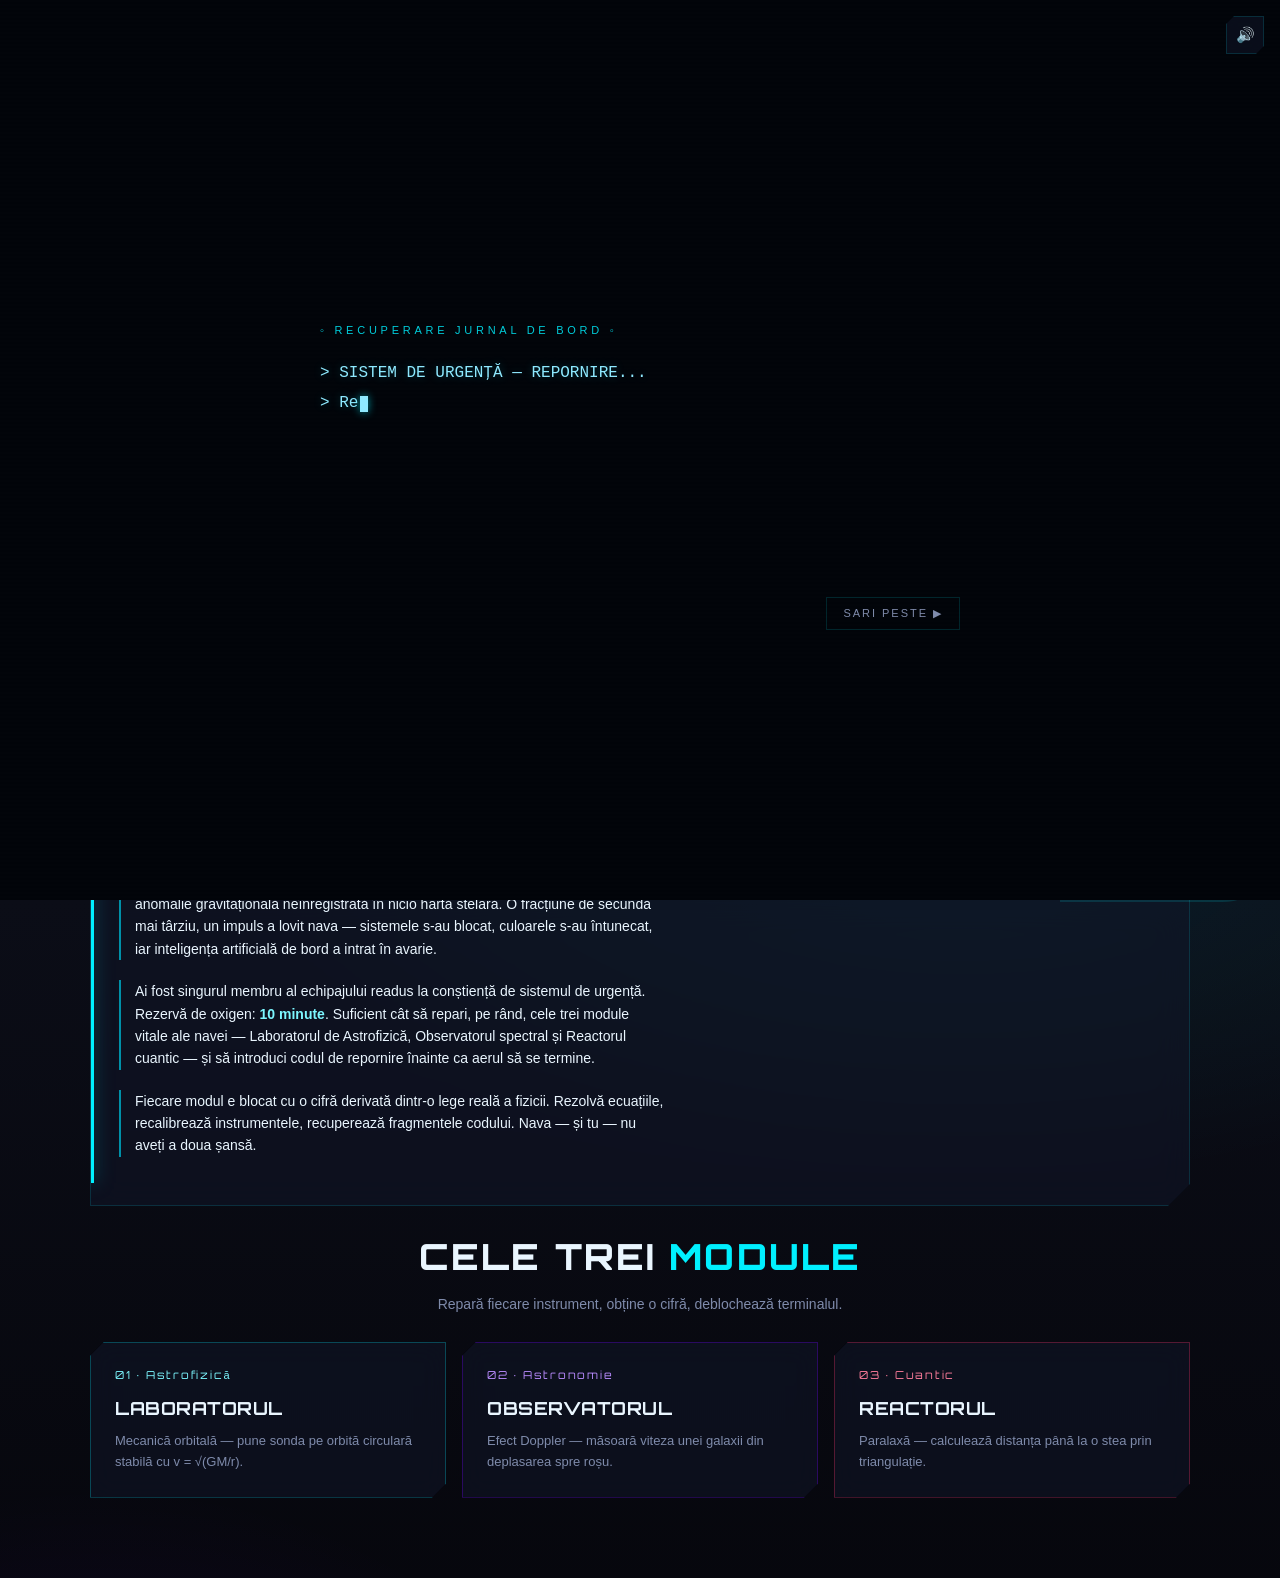
<file: modul04.html>
<!DOCTYPE html>
<html lang="ro">
<head>
<meta charset="UTF-8">
<meta name="viewport" content="width=device-width, initial-scale=1.0">
<title>Terminal de evadare — OrbiQuest</title>
<link rel="stylesheet" href="style.css">
<style>
  /* tema terminal: cyan rece + verde succes */
  :root{--accent:#00F0FF;--accent-2:#7cf7ff;--accent-deep:#0090a8;--accent-glow:rgba(0,240,255,.5);--accent-soft:rgba(0,240,255,.08)}

  .terminal{max-width:520px;margin:0 auto}
  /* AFIȘAJ LED digital */
  .led-display{
    background:#02060a;border:1px solid var(--hull);padding:22px;margin-bottom:22px;position:relative;
    clip-path:polygon(14px 0,100% 0,100% calc(100% - 14px),calc(100% - 14px) 100%,0 100%,0 14px);
    box-shadow:inset 0 0 40px rgba(0,240,255,.12),inset 0 0 0 1px rgba(0,0,0,.6)}
  .led-display .lbl{font-size:9px;letter-spacing:.34em;color:var(--ink-dim);text-transform:uppercase;text-align:center;margin-bottom:12px;font-family:'Rajdhani',sans-serif}
  .led-row{display:flex;gap:14px;justify-content:center}
  .led{width:70px;height:96px;background:linear-gradient(180deg,#04212a,#020c11);
    border:1px solid rgba(0,240,255,.25);display:flex;align-items:center;justify-content:center;
    font-family:'Orbitron',sans-serif;font-size:52px;font-weight:800;color:#0a3f4a;position:relative;
    clip-path:polygon(8px 0,100% 0,100% calc(100% - 8px),calc(100% - 8px) 100%,0 100%,0 8px)}
  .led.on{color:var(--accent-2);text-shadow:0 0 20px var(--accent-glow),0 0 40px var(--accent-glow)}
  .led .cap{position:absolute;top:6px;font-size:8px;letter-spacing:.1em;color:var(--ink-dim);font-family:'Rajdhani',sans-serif}
  .led .cursor{position:absolute;bottom:12px;width:34px;height:4px;background:var(--accent);opacity:0;box-shadow:0 0 12px var(--accent-glow)}
  .led.active .cursor{animation:blink 1s step-end infinite}
  @keyframes blink{50%{opacity:1}}

  /* KEYPAD metalic */
  .keypad{display:grid;grid-template-columns:repeat(3,1fr);gap:12px;max-width:340px;margin:0 auto}
  .key{
    aspect-ratio:1.4;border:1px solid rgba(255,255,255,.08);cursor:pointer;user-select:none;
    background:linear-gradient(180deg,#1a2336,#0d1420);color:var(--ink);
    font-family:'Orbitron',sans-serif;font-size:26px;font-weight:700;
    display:flex;align-items:center;justify-content:center;transition:.12s;position:relative;
    clip-path:polygon(9px 0,100% 0,100% calc(100% - 9px),calc(100% - 9px) 100%,0 100%,0 9px);
    box-shadow:inset 0 1px 0 rgba(255,255,255,.06),0 4px 12px rgba(0,0,0,.5)}
  .key:hover{border-color:var(--accent-deep);color:var(--accent-2);box-shadow:inset 0 1px 0 rgba(255,255,255,.1),0 0 20px var(--accent-soft)}
  .key:active,.key.press{transform:translateY(2px);background:linear-gradient(180deg,#0d1420,#1a2336);color:var(--accent);box-shadow:inset 0 0 20px var(--accent-soft)}
  .key.wide{grid-column:span 1}
  .key.fn{font-size:13px;letter-spacing:.06em;color:var(--ink-dim)}
  .key.enter{background:linear-gradient(180deg,var(--accent),var(--accent-deep));color:#02060a}
  .key.enter:hover{filter:brightness(1.12)}

  .core-canvas{border:1px solid var(--hull);background:#02060a;margin-bottom:22px;width:100%;
    clip-path:polygon(14px 0,100% 0,100% calc(100% - 14px),calc(100% - 14px) 100%,0 100%,0 14px)}

  /* POP-UP SUCCES */
  #accessGranted{position:fixed;inset:0;z-index:10002;display:none;align-items:center;justify-content:center;
    background:radial-gradient(circle at 50% 50%,rgba(47,255,168,.12),rgba(2,6,10,.96))}
  #accessGranted.show{display:flex;animation:agFade .5s ease}
  @keyframes agFade{from{opacity:0}}
  #accessGranted canvas{position:absolute;inset:0;width:100%;height:100%}
  .ag-box{position:relative;z-index:2;text-align:center;padding:40px}
  .ag-box .ring{width:120px;height:120px;margin:0 auto 24px;border:3px solid var(--ok);border-radius:50%;
    display:flex;align-items:center;justify-content:center;box-shadow:0 0 50px rgba(47,255,168,.6),inset 0 0 30px rgba(47,255,168,.3);
    animation:agRing 2s ease infinite}
  @keyframes agRing{50%{box-shadow:0 0 80px rgba(47,255,168,.9),inset 0 0 40px rgba(47,255,168,.5)}}
  .ag-box .ring svg{width:56px;height:56px;stroke:var(--ok);fill:none;stroke-width:4;stroke-linecap:round;stroke-linejoin:round}
  .ag-box h1{font-family:'Orbitron',sans-serif;font-size:clamp(30px,6vw,52px);font-weight:900;letter-spacing:.12em;
    color:var(--ok);text-shadow:0 0 40px rgba(47,255,168,.7);text-transform:uppercase}
  .ag-box p{color:var(--ink);margin-top:12px;font-family:'Rajdhani',sans-serif;font-size:15px;letter-spacing:.05em}

  /* overlay plecare warp */
  #depart{position:fixed;inset:0;z-index:10001;background:#02060a;display:none}
  #depart.show{display:block}
  #depart canvas{width:100%;height:100%}
  #departText{position:absolute;left:0;right:0;bottom:12%;text-align:center;z-index:2;
    font-family:'Orbitron',sans-serif;letter-spacing:.24em;text-transform:uppercase;color:var(--accent-2);
    font-size:22px;text-shadow:0 0 24px var(--accent-glow);opacity:0;transition:opacity 1s}

  .win{text-align:center;padding:30px 10px}
  .win h2{font-family:'Orbitron',sans-serif;font-size:34px;color:var(--ok);text-shadow:0 0 30px rgba(47,255,168,.5);text-transform:uppercase}
  .win p{color:var(--ink);margin-top:10px;font-family:'Rajdhani',sans-serif}
</style>
</head>
<body>
<div class="wrap">
  <header>
    <div class="logo"><b>ORBI<i>QUEST</i></b><span>Terminal de evadare</span></div>
    <div class="status">
      <div class="stat"><span class="k">Oxigen</span><span class="v" id="o2">10:00</span></div>
      <div class="stat"><span class="k">Cod</span><span class="v" id="codeCount">_ · _ · _</span></div>
      <div class="stat"><span class="k">Sisteme</span><span class="v crit" id="sysStat">BLOCAT</span></div>
    </div>
  </header>

  <div class="rail" id="rail"></div>

  <section class="room enter" id="coreSection">
    <h2>Terminal — <em>Secvență de evadare</em></h2>
    <div class="rlead">Introdu codul de 3 cifre colectat din module</div>

    <canvas id="core" class="core-canvas" width="920" height="180"></canvas>

    <p class="story">Fiecare modul reparat ți-a dat o cifră. Seiful de comandă așteaptă codul complet.
       Tastează-l pe keypad și apasă <b>ENTER</b>.</p>

    <div class="terminal">
      <div class="led-display">
        <div class="lbl">◦ Cod de acces ◦</div>
        <div class="led-row">
          <div class="led" id="led0"><span class="cap">MOD 01</span><span>_</span><span class="cursor"></span></div>
          <div class="led" id="led1"><span class="cap">MOD 02</span><span>_</span><span class="cursor"></span></div>
          <div class="led" id="led2"><span class="cap">MOD 03</span><span>_</span><span class="cursor"></span></div>
        </div>
      </div>

      <div class="keypad" id="keypad">
        <div class="key" data-k="1">1</div>
        <div class="key" data-k="2">2</div>
        <div class="key" data-k="3">3</div>
        <div class="key" data-k="4">4</div>
        <div class="key" data-k="5">5</div>
        <div class="key" data-k="6">6</div>
        <div class="key" data-k="7">7</div>
        <div class="key" data-k="8">8</div>
        <div class="key" data-k="9">9</div>
        <div class="key fn" data-k="clear">CLR</div>
        <div class="key" data-k="0">0</div>
        <div class="key enter" data-k="enter">ENTER</div>
      </div>
      <div class="feedback center" id="fbFinal"></div>
    </div>
  </section>

  <section class="room" id="winSection" style="display:none">
    <div class="win">
      <h2>Nava online</h2>
      <p>Motoarele pornesc. OrbiQuest își corectează traiectoria și prinde ruta de întoarcere.</p>
      <p style="color:var(--ink-dim);font-size:12px;margin-top:18px">Ai scăpat cu <b id="finalTime" style="color:var(--accent-2)">—</b> rezervă de oxigen · Bun venit acasă, cadet.</p>
      <button class="btn ghost" id="restart" style="max-width:240px;margin:22px auto 0">↺ Joacă din nou</button>
    </div>
  </section>
</div>

<!-- POP-UP ACCES GARANTAT -->
<div id="accessGranted">
  <canvas id="agCanvas"></canvas>
  <div class="ag-box">
    <div class="ring"><svg viewBox="0 0 24 24"><path d="M4 12l6 6L20 6"/></svg></div>
    <h1>Acces garantat</h1>
    <p>Secvență validată · pornire motoare...</p>
  </div>
</div>

<!-- overlay plecare -->
<div id="depart">
  <canvas id="departCv"></canvas>
  <div id="departText">Motoare la putere maximă</div>
</div>

<script src="shared.js"></script>
<script>
openAirlockIn();
SFX.startAmbient('core');
const seed=getSeed();
if(seed===null){ location.href='index.html'; }
const P=buildParams(seed);
const codes=getCodes();

let timerId=startOxygen(document.getElementById('o2'), ()=>{ location.href=nextURL('gameover.html'); });
renderRail(document.getElementById('rail'), 3);
renderCodeDisplay(document.getElementById('codeCount'), codes);

/* codul real din cifrele obținute; capetele LED afișează etichete */
const realCode=''+(codes.c1||'')+(codes.c2||'')+(codes.c3||'');
let entered='';

function renderLED(){
  for(let i=0;i<3;i++){
    const led=$('#led'+i);
    const val=entered[i];
    const span=led.querySelector('span:not(.cap):not(.cursor)');
    led.classList.toggle('on', val!==undefined);
    led.classList.toggle('active', i===entered.length);
    span.textContent = val!==undefined ? val : '_';
  }
}
renderLED();

/* keypad */
$('#keypad').addEventListener('click',e=>{
  const k=e.target.closest('.key'); if(!k) return;
  const key=k.dataset.k;
  k.classList.add('press'); setTimeout(()=>k.classList.remove('press'),120);
  if(key==='clear'){ entered=''; renderLED(); clearFb(); return; }
  if(key==='enter'){ submit(); return; }
  if(entered.length<3){ entered+=key; renderLED(); clearFb(); }
});
/* tastatură fizică */
addEventListener('keydown',e=>{
  if(e.key>='0'&&e.key<='9'&&entered.length<3){entered+=e.key;renderLED();clearFb();}
  else if(e.key==='Backspace'){entered=entered.slice(0,-1);renderLED();clearFb();}
  else if(e.key==='Enter'){submit();}
});
function clearFb(){$('#fbFinal').textContent='';}

function submit(){
  if(entered.length<3){$('#fbFinal').className='feedback err center';$('#fbFinal').textContent='Introdu toate cele 3 cifre.';return;}
  if(realCode.length<3){$('#fbFinal').className='feedback err center';$('#fbFinal').textContent='Lipsesc cifre — reia modulele nerezolvate.';return;}
  if(entered===realCode){
    clearInterval(timerId);
    $('#sysStat').textContent='ONLINE';$('#sysStat').classList.remove('crit');$('#sysStat').style.color='var(--ok)';
    showAccessGranted();
  }else{
    $('#fbFinal').className='feedback err center';$('#fbFinal').textContent='ACCES REFUZAT · cod incorect.';
    SFX.chime(false);
    // shake LED
    entered=''; renderLED();
  }
}

/* ---- reactor pulsatoriu în bara superioară ---- */
const core=$('#core'), cg=core.getContext('2d');
const CW=core.width, CH=core.height; let ct0=performance.now();
function drawCore(now){
  const t=(now-ct0)/1000; cg.clearRect(0,0,CW,CH);
  cg.fillStyle='#02060a';cg.fillRect(0,0,CW,CH);
  const cx=CW/2,cy=CH/2;
  for(let i=0;i<4;i++){const r=26+i*20+Math.sin(t*2+i)*3;cg.strokeStyle='rgba(0,240,255,'+(0.3-i*0.05)+')';cg.lineWidth=2;cg.beginPath();cg.ellipse(cx,cy,r*2.6,r,0,0,7);cg.stroke();}
  const pulse=0.6+0.4*Math.sin(t*4);
  const cgr=cg.createRadialGradient(cx,cy,3,cx,cy,60*pulse);
  cgr.addColorStop(0,'#fff');cgr.addColorStop(.3,'#00F0FF');cgr.addColorStop(1,'transparent');
  cg.fillStyle=cgr;cg.beginPath();cg.arc(cx,cy,60*pulse,0,7);cg.fill();
  cg.strokeStyle='rgba(0,240,255,.3)';cg.lineWidth=5;cg.beginPath();cg.moveTo(0,cy);cg.lineTo(cx-70,cy);cg.moveTo(CW,cy);cg.lineTo(cx+70,cy);cg.stroke();
  cg.fillStyle='#0a3f4a';cg.font="11px 'Rajdhani',monospace";cg.fillText('REACTOR · AȘTEPTARE COD',16,22);
  coreRAF=requestAnimationFrame(drawCore);
}
let coreRAF=requestAnimationFrame(drawCore);

/* ---- ACCES GARANTAT: confetti/particule, apoi plecare ---- */
function showAccessGranted(){
  cancelAnimationFrame(coreRAF);
  SFX.stopAmbient(); SFX.chime(true);
  const ag=$('#accessGranted'); ag.classList.add('show');
  const cv=$('#agCanvas'), ctx=cv.getContext('2d');
  function size(){cv.width=innerWidth;cv.height=innerHeight;}
  size();addEventListener('resize',size);
  const reduce=matchMedia('(prefers-reduced-motion:reduce)').matches;
  // particule verzi/cyan care se împrăștie
  const parts=[];
  for(let i=0;i<120;i++){parts.push({x:cv.width/2,y:cv.height/2,a:Math.random()*6.28,v:2+Math.random()*7,c:Math.random()<0.5?'#2fffa8':'#00F0FF',s:2+Math.random()*3});}
  let t0=performance.now();
  function frame(now){
    const t=(now-t0)/1000; ctx.clearRect(0,0,cv.width,cv.height);
    parts.forEach(p=>{const x=p.x+Math.cos(p.a)*p.v*t*60;const y=p.y+Math.sin(p.a)*p.v*t*60+t*t*40;
      ctx.globalAlpha=Math.max(0,1-t/2.2);ctx.fillStyle=p.c;ctx.fillRect(x,y,p.s,p.s);});
    ctx.globalAlpha=1;
    if(t<2.2 && !reduce) requestAnimationFrame(frame);
  }
  if(!reduce) requestAnimationFrame(frame);
  // după celebrare -> plecare warp
  setTimeout(()=>{ ag.classList.remove('show'); launchDeparture(); }, reduce?600:2200);
}

/* ---- plecarea navei (warp) ---- */
function launchDeparture(){
  const ov=$('#depart'); ov.classList.add('show');
  const dep=SFX.playFile('door-sound.mp3');
  dep.addEventListener('ended', ()=>{ SFX.playFile('launch-sound.mp3'); });
  const cv=$('#departCv'), ctx=cv.getContext('2d');
  function size(){cv.width=innerWidth;cv.height=innerHeight;}
  size();addEventListener('resize',size);
  const reduce=matchMedia('(prefers-reduced-motion:reduce)').matches;
  let t0=performance.now();
  setTimeout(()=>{$('#departText').style.opacity='1';},200);
  setTimeout(()=>{$('#departText').textContent='Salt în viteză de croazieră';},1600);
  function frame(now){
    const t=(now-t0)/4000; const W=cv.width,H=cv.height,cx=W/2,cy=H/2;
    ctx.fillStyle='rgba(2,6,10,'+(t<0.1?1:0.35)+')';ctx.fillRect(0,0,W,H);
    ctx.save();ctx.translate(cx,cy);
    for(let i=0;i<200;i++){const ang=((i*137.5)%360)*Math.PI/180;const sr=((i*53)%100)/100;const r0=20+sr*60;const len=6+t*t*660*sr;
      ctx.strokeStyle='rgba(190,235,255,'+(0.12+0.6*t)+')';ctx.lineWidth=1+t*2;
      ctx.beginPath();ctx.moveTo(Math.cos(ang)*r0,Math.sin(ang)*r0);ctx.lineTo(Math.cos(ang)*(r0+len),Math.sin(ang)*(r0+len));ctx.stroke();}
    ctx.restore();
    if(t>0.82){ctx.fillStyle='rgba(255,255,255,'+((t-0.82)/0.18)+')';ctx.fillRect(0,0,W,H);}
    if(t<1&&!reduce)requestAnimationFrame(frame); else showWin();
  }
  if(reduce) setTimeout(showWin,400); else requestAnimationFrame(frame);
}
function showWin(){
  $('#depart').classList.remove('show');
  $('#coreSection').style.display='none';
  document.querySelector('.rail').style.display='none';
  $('#winSection').style.display='block';
  $('#finalTime').textContent=fmtTime(Math.max(0,window.__timeLeft||0));
  window.scrollTo({top:0,behavior:'smooth'});
}
$('#restart').onclick=()=>{ location.href='index.html'; };
</script>
</body>
</html>
</file>
<file: style.css>
/* ============================================================
   OrbiQuest — sistem de design Sci-Fi HUD
   Font futurist Orbitron înglobat (base64) => rulează 100% offline.
   ============================================================ */
@font-face{
  font-family:'Orbitron';
  src:url([data-uri]) format('woff2');
  font-weight:400 900;font-display:swap;
}

:root{
  --void:#05050A;
  --void-2:#0B0D17;
  --panel:rgba(18,22,40,.55);
  --panel-solid:#0e1424;
  --hull:rgba(0,240,255,.14);
  --hull-2:rgba(255,255,255,.06);
  /* accentul temativ - suprascris per pagină */
  --accent:#00F0FF;
  --accent-2:#7cf7ff;
  --accent-deep:#0090a8;
  --accent-glow:rgba(0,240,255,.5);
  --accent-soft:rgba(0,240,255,.08);
  --ok:#2fffa8;
  --err:#FF3366;
  --ink:#eaf6ff;
  --ink-dim:#7f8bab;
  --grid:rgba(0,240,255,.045);
}
*{box-sizing:border-box;margin:0;padding:0}
html,body{height:100%}
body{
  background:
    radial-gradient(1200px 600px at 75% -8%, var(--accent-soft), transparent 60%),
    radial-gradient(900px 700px at 8% 108%, rgba(112,0,255,.10), transparent 55%),
    linear-gradient(180deg,var(--void-2),var(--void));
  color:var(--ink);
  font-family:'Rajdhani','DM Sans','Inter',system-ui,-apple-system,'Segoe UI',sans-serif;
  line-height:1.6;overflow-x:hidden;-webkit-font-smoothing:antialiased;
}
/* câmp de stele */
body::before{
  content:"";position:fixed;inset:0;pointer-events:none;z-index:0;
  background-image:
    radial-gradient(1px 1px at 20% 30%,rgba(200,225,255,.7),transparent),
    radial-gradient(1px 1px at 65% 15%,rgba(200,225,255,.5),transparent),
    radial-gradient(1.4px 1.4px at 80% 60%,rgba(200,225,255,.5),transparent),
    radial-gradient(1px 1px at 40% 80%,rgba(200,225,255,.5),transparent),
    radial-gradient(1px 1px at 90% 40%,rgba(200,225,255,.4),transparent),
    radial-gradient(1px 1px at 12% 65%,rgba(200,225,255,.5),transparent),
    radial-gradient(1.2px 1.2px at 55% 48%,rgba(200,225,255,.45),transparent),
    linear-gradient(var(--grid) 1px,transparent 1px),
    linear-gradient(90deg,var(--grid) 1px,transparent 1px);
  background-size:auto,auto,auto,auto,auto,auto,auto,58px 58px,58px 58px;
  mask-image:radial-gradient(ellipse at 50% 25%,#000 40%,transparent 92%);
  animation:starDrift 120s linear infinite;
}
@keyframes starDrift{to{background-position:0 0,0 0,0 0,0 0,0 0,0 0,0 0,0 580px,580px 0}}
/* scanlines CRT globale, foarte discrete */
body::after{
  content:"";position:fixed;inset:0;pointer-events:none;z-index:9995;
  background:repeating-linear-gradient(0deg,rgba(0,0,0,.10) 0 2px,transparent 2px 4px);
  opacity:.4;mix-blend-mode:multiply;
}
@media (prefers-reduced-motion:reduce){*{animation-duration:.001s!important;transition-duration:.06s!important}}

.wrap{position:relative;z-index:1;max-width:1140px;margin:0 auto;padding:0 20px 60px}

/* tipografie display futuristă */
h1,h2,.brand,.btn,.logo b,.mcard .h,.card h3,.digit,.frag,.node .nm,.stat .v,
.dial label b,.metric .v,.txtin,.eyebrow,.section-head h2,.hero-copy h1,
.led,.key,.rlead,summary{font-family:'Orbitron','Rajdhani',sans-serif}

/* utilitar: colț tăiat sci-fi (bevel) */
.bevel{clip-path:polygon(14px 0,100% 0,100% calc(100% - 14px),calc(100% - 14px) 100%,0 100%,0 14px)}
.bevel-sm{clip-path:polygon(8px 0,100% 0,100% calc(100% - 8px),calc(100% - 8px) 100%,0 100%,0 8px)}

/* ---------- NAVBAR ---------- */
.nav{display:flex;align-items:center;gap:20px;padding:22px 4px 6px}
.brand{font-size:24px;font-weight:800;letter-spacing:.16em;color:var(--ink);text-transform:uppercase}
.brand span{color:var(--accent);text-shadow:0 0 16px var(--accent-glow)}
.nav .links{margin-left:auto;display:flex;gap:26px;align-items:center}
.nav .links a{color:var(--ink-dim);text-decoration:none;font-size:13px;letter-spacing:.08em;text-transform:uppercase;transition:.2s}
.nav .links a:hover,.nav .links a.active{color:var(--accent-2)}
.nav .navcta{width:auto;padding:11px 22px;font-size:12px}
@media(max-width:720px){.nav .links{display:none}}

/* ---------- STATUS BAR (glass) ---------- */
header{
  display:flex;align-items:center;gap:14px;flex-wrap:wrap;
  border:1px solid var(--hull);
  background:var(--panel);backdrop-filter:blur(14px);-webkit-backdrop-filter:blur(14px);
  padding:14px 20px;margin:14px 0 22px;position:relative;
  clip-path:polygon(16px 0,100% 0,100% calc(100% - 16px),calc(100% - 16px) 100%,0 100%,0 16px);
  box-shadow:inset 0 1px 0 var(--hull-2),0 10px 40px rgba(0,0,0,.5);
}
header::before{content:"";position:absolute;left:0;top:0;width:3px;height:100%;background:var(--accent);box-shadow:0 0 18px var(--accent-glow)}
.logo{display:flex;flex-direction:column;line-height:1.1}
.logo b{font-weight:800;letter-spacing:.14em;font-size:17px;color:var(--ink);text-transform:uppercase}
.logo b i{color:var(--accent);font-style:normal;text-shadow:0 0 14px var(--accent-glow)}
.logo span{font-size:9px;letter-spacing:.3em;color:var(--ink-dim);text-transform:uppercase;font-family:'Rajdhani',sans-serif}
.status{margin-left:auto;display:flex;gap:22px;align-items:center;flex-wrap:wrap}
.stat{display:flex;flex-direction:column;align-items:flex-end}
.stat .k{font-size:9px;letter-spacing:.2em;color:var(--ink-dim);text-transform:uppercase;font-family:'Rajdhani',sans-serif}
.stat .v{font-size:16px;color:var(--accent-2);letter-spacing:.08em}
.stat .v.crit{color:var(--err);text-shadow:0 0 12px rgba(255,51,102,.6)}

/* ---------- RAIL ---------- */
.rail{display:flex;gap:12px;margin:0 0 26px}
.node{
  flex:1;border:1px solid var(--hull);padding:14px 16px;position:relative;overflow:hidden;transition:.4s;
  background:var(--panel);backdrop-filter:blur(10px);-webkit-backdrop-filter:blur(10px);
  clip-path:polygon(10px 0,100% 0,100% calc(100% - 10px),calc(100% - 10px) 100%,0 100%,0 10px);
}
.node .idx{font-size:10px;letter-spacing:.2em;color:var(--ink-dim);font-family:'Rajdhani',sans-serif}
.node .nm{font-size:14px;letter-spacing:.06em;margin-top:2px;color:var(--ink-dim);text-transform:uppercase}
.node.active{border-color:var(--accent);box-shadow:0 0 0 1px var(--accent),0 0 30px var(--accent-soft)}
.node.active .nm{color:var(--accent-2)}
.node.done{border-color:var(--ok)}
.node.done .nm{color:var(--ok)}
.node.done::after{content:"\2713";position:absolute;top:9px;right:12px;color:var(--ok)}
.node.locked{opacity:.4}

/* ---------- ROOM (glass panel) ---------- */
.room{
  border:1px solid var(--hull);padding:28px;margin-bottom:22px;position:relative;
  background:var(--panel);backdrop-filter:blur(16px);-webkit-backdrop-filter:blur(16px);
  clip-path:polygon(22px 0,100% 0,100% calc(100% - 22px),calc(100% - 22px) 100%,0 100%,0 22px);
  box-shadow:inset 0 1px 0 var(--hull-2),0 24px 70px rgba(0,0,0,.55);
}
.room::before{content:"";position:absolute;left:0;top:22px;bottom:22px;width:3px;background:var(--accent);box-shadow:0 0 18px var(--accent-glow)}
.room h2{font-weight:800;font-size:26px;letter-spacing:.05em;color:var(--ink);margin-bottom:4px;text-transform:uppercase}
.room h2 em{color:var(--accent);font-style:normal;text-shadow:0 0 16px var(--accent-glow)}
.room .rlead{color:var(--ink-dim);font-size:11px;letter-spacing:.18em;text-transform:uppercase;margin-bottom:18px}
.room .story{color:var(--ink);font-size:14px;margin-bottom:20px;max-width:70ch;border-left:2px solid var(--accent-deep);padding-left:14px;font-family:'Rajdhani',sans-serif}
.room .story b{color:var(--accent-2)}

.grid2{display:grid;grid-template-columns:1fr 340px;gap:22px;align-items:start}
@media(max-width:720px){.grid2{grid-template-columns:1fr}}

/* ecran holografic (stage) cu scanlines */
.stage{border:1px solid var(--hull);background:#03060e;position:relative;overflow:hidden;
  clip-path:polygon(14px 0,100% 0,100% calc(100% - 14px),calc(100% - 14px) 100%,0 100%,0 14px);
  box-shadow:inset 0 0 50px var(--accent-soft)}
.stage::after{content:"";position:absolute;inset:0;pointer-events:none;z-index:3;
  background:repeating-linear-gradient(0deg,rgba(0,240,255,.05) 0 1px,transparent 1px 3px);opacity:.5}
canvas{display:block;width:100%;height:auto;position:relative;z-index:1}

.readout{border:1px solid var(--hull);padding:18px;position:relative;
  background:var(--panel);backdrop-filter:blur(12px);-webkit-backdrop-filter:blur(12px);
  clip-path:polygon(12px 0,100% 0,100% calc(100% - 12px),calc(100% - 12px) 100%,0 100%,0 12px)}
.readout h3{font-size:10px;letter-spacing:.22em;text-transform:uppercase;color:var(--accent);margin-bottom:16px;font-family:'Rajdhani',sans-serif;font-weight:700}

.dial{margin-bottom:18px}
.dial label{display:flex;justify-content:space-between;font-size:12px;color:var(--ink-dim);letter-spacing:.04em;margin-bottom:8px;font-family:'Rajdhani',sans-serif}
.dial label b{color:var(--accent-2);font-size:15px}
.dial .hint{font-size:11px;color:var(--ink-dim);letter-spacing:.04em;margin-top:8px;font-family:'Rajdhani',sans-serif}
.dial .hint b{color:var(--accent-2)}
input[type=range]{-webkit-appearance:none;width:100%;height:5px;background:linear-gradient(90deg,var(--accent-deep),var(--accent));outline:none}
input[type=range]::-webkit-slider-thumb{-webkit-appearance:none;width:20px;height:20px;background:var(--accent);border:3px solid #03060e;cursor:pointer;box-shadow:0 0 16px var(--accent-glow);clip-path:polygon(50% 0,100% 50%,50% 100%,0 50%)}
input[type=range]::-moz-range-thumb{width:20px;height:20px;background:var(--accent);border:3px solid #03060e;cursor:pointer;box-shadow:0 0 16px var(--accent-glow)}

.metrics{display:grid;grid-template-columns:1fr 1fr;gap:10px;margin:10px 0 16px}
.metric{border:1px solid var(--hull);padding:10px 12px;background:var(--accent-soft);
  clip-path:polygon(8px 0,100% 0,100% calc(100% - 8px),calc(100% - 8px) 100%,0 100%,0 8px)}
.metric .k{font-size:9px;letter-spacing:.14em;color:var(--ink-dim);text-transform:uppercase;font-family:'Rajdhani',sans-serif}
.metric .v{font-size:17px;color:var(--accent-2)}
.metric .v.good{color:var(--ok)}

.txtin{width:100%;background:#03060e;border:1px solid var(--hull);color:var(--accent-2);font-size:22px;letter-spacing:.12em;padding:12px;text-align:center;margin-bottom:12px;
  clip-path:polygon(10px 0,100% 0,100% calc(100% - 10px),calc(100% - 10px) 100%,0 100%,0 10px)}
.txtin:focus{outline:none;border-color:var(--accent);box-shadow:0 0 0 3px var(--accent-soft)}

/* butoane sci-fi cu colț tăiat + glow */
.btn{
  font-family:'Orbitron',sans-serif;letter-spacing:.1em;font-size:13px;font-weight:700;text-transform:uppercase;
  background:linear-gradient(180deg,var(--accent),var(--accent-deep));color:#03060e;
  border:none;padding:14px 24px;cursor:pointer;width:100%;transition:.2s;position:relative;
  clip-path:polygon(10px 0,100% 0,100% calc(100% - 10px),calc(100% - 10px) 100%,0 100%,0 10px);
  box-shadow:0 6px 24px var(--accent-soft),inset 0 1px 0 rgba(255,255,255,.3);
}
.btn:hover{filter:brightness(1.12);box-shadow:0 8px 34px var(--accent-glow),inset 0 1px 0 rgba(255,255,255,.35);transform:translateY(-1px)}
.btn:active{transform:translateY(0)}
.btn.ghost{background:transparent;color:var(--accent-2);border:1px solid var(--accent-deep);box-shadow:none}
.btn.ghost:hover{background:var(--accent-soft);border-color:var(--accent);box-shadow:0 0 24px var(--accent-soft)}
.btn:disabled{opacity:.4;cursor:not-allowed;transform:none;filter:none}

.feedback{margin-top:14px;font-size:13px;min-height:20px;font-family:'Rajdhani',sans-serif}
.feedback.ok{color:var(--ok)}
.feedback.err{color:var(--err)}

.codeout{margin-top:16px;border:1px dashed var(--accent-deep);padding:14px;text-align:center;display:none;background:var(--accent-soft);
  clip-path:polygon(10px 0,100% 0,100% calc(100% - 10px),calc(100% - 10px) 100%,0 100%,0 10px)}
.codeout.show{display:block;animation:rise .4s}
.codeout .lab{font-size:10px;letter-spacing:.22em;color:var(--ink-dim);text-transform:uppercase;font-family:'Rajdhani',sans-serif}
.codeout .frag{font-size:36px;letter-spacing:.3em;color:var(--accent-2);text-shadow:0 0 26px var(--accent-glow)}

details{margin-top:16px;border:1px solid var(--hull);background:var(--panel);backdrop-filter:blur(8px)}
summary{cursor:pointer;padding:12px 16px;font-size:11px;letter-spacing:.14em;text-transform:uppercase;color:var(--accent);list-style:none;font-weight:700}
summary::-webkit-details-marker{display:none}
summary::before{content:"\25b8  ";color:var(--accent-deep)}
details[open] summary::before{content:"\25be  "}
details .body{padding:0 16px 16px;font-size:13px;color:var(--ink-dim);font-family:'Rajdhani',sans-serif}
details .body code{color:var(--accent-2);background:var(--accent-soft);padding:1px 6px}
.kbd{color:var(--ink);background:var(--hull);padding:2px 8px;font-size:12px}

@keyframes rise{from{opacity:0;transform:translateY(14px)}}

/* ============================================================
   TRANZIȚIE — UȘI DE AIRLOCK metalice (înlocuiește canvas vechi)
   Două panouri glisează spre centru, apoi spre exterior.
   ============================================================ */
#airlock{position:fixed;inset:0;z-index:10000;pointer-events:none;display:none}
#airlock.run{display:block;pointer-events:all}
.door{position:absolute;top:0;height:100%;width:52%;
  background:
    linear-gradient(90deg,#0a0e18,#161d2e 40%,#1d2740 60%,#0a0e18);
  box-shadow:inset 0 0 60px rgba(0,0,0,.8);}
.door.left{left:0;transform:translateX(-102%);
  clip-path:polygon(0 0,100% 0,calc(100% - 60px) 50%,100% 100%,0 100%)}
.door.right{right:0;transform:translateX(102%);
  clip-path:polygon(0 0,100% 0,100% 100%,0 100%,60px 50%)}
/* detalii industriale pe uși */
.door::before{content:"";position:absolute;inset:0;
  background-image:
    repeating-linear-gradient(0deg,rgba(255,255,255,.03) 0 2px,transparent 2px 46px),
    repeating-linear-gradient(90deg,rgba(0,0,0,.25) 0 3px,transparent 3px 80px);}
.door .stripe{position:absolute;top:50%;transform:translateY(-50%);height:60px;
  background:repeating-linear-gradient(45deg,var(--accent) 0 16px,#0a0e18 16px 32px);opacity:.5}
.door.left .stripe{right:0;width:60px;box-shadow:0 0 30px var(--accent-glow)}
.door.right .stripe{left:0;width:60px;box-shadow:0 0 30px var(--accent-glow)}
.door .bolt{position:absolute;width:10px;height:10px;border-radius:50%;background:#2a3550;box-shadow:inset 0 0 4px #000}
#airlock.closing .door.left{animation:doorCloseL 2.064s cubic-bezier(.6,0,.3,1) forwards}
#airlock.closing .door.right{animation:doorCloseR 2.064s cubic-bezier(.6,0,.3,1) forwards}
#airlock.opening .door.left{animation:doorOpenL 2.064s cubic-bezier(.6,0,.3,1) forwards}
#airlock.opening .door.right{animation:doorOpenR 2.064s cubic-bezier(.6,0,.3,1) forwards}
@keyframes doorCloseL{from{transform:translateX(-102%)}to{transform:translateX(0)}}
@keyframes doorCloseR{from{transform:translateX(102%)}to{transform:translateX(0)}}
@keyframes doorOpenL{from{transform:translateX(0)}to{transform:translateX(-102%)}}
@keyframes doorOpenR{from{transform:translateX(0)}to{transform:translateX(102%)}}
.airlock-label{position:absolute;top:50%;left:50%;transform:translate(-50%,-50%);z-index:5;text-align:center;
  font-family:'Orbitron',sans-serif;text-transform:uppercase;opacity:0;transition:opacity .3s}
#airlock.closed .airlock-label{opacity:1}
.airlock-label .big{font-size:24px;letter-spacing:.2em;color:var(--accent-2);text-shadow:0 0 26px var(--accent-glow)}
.airlock-label .small{font-size:11px;letter-spacing:.34em;color:var(--ink-dim);margin-top:10px}

/* ---------- TOGGLE AUDIO (fixat, pe toate paginile) ---------- */
.audio-toggle{position:fixed;top:16px;right:16px;z-index:10800;width:38px;height:38px;
  border:1px solid var(--hull);background:var(--panel);backdrop-filter:blur(10px);-webkit-backdrop-filter:blur(10px);
  color:var(--ink);font-size:15px;cursor:pointer;display:flex;align-items:center;justify-content:center;
  clip-path:polygon(8px 0,100% 0,100% calc(100% - 8px),calc(100% - 8px) 100%,0 100%,0 8px);transition:.2s}
.audio-toggle:hover{border-color:var(--accent);box-shadow:0 0 16px var(--accent-soft)}

.enter{animation:enterRoom .8s ease both}
@keyframes enterRoom{from{opacity:0;transform:translateY(20px) scale(.99)}to{opacity:1;transform:none}}

.hidden{display:none!important}
.center{text-align:center}
</file>
